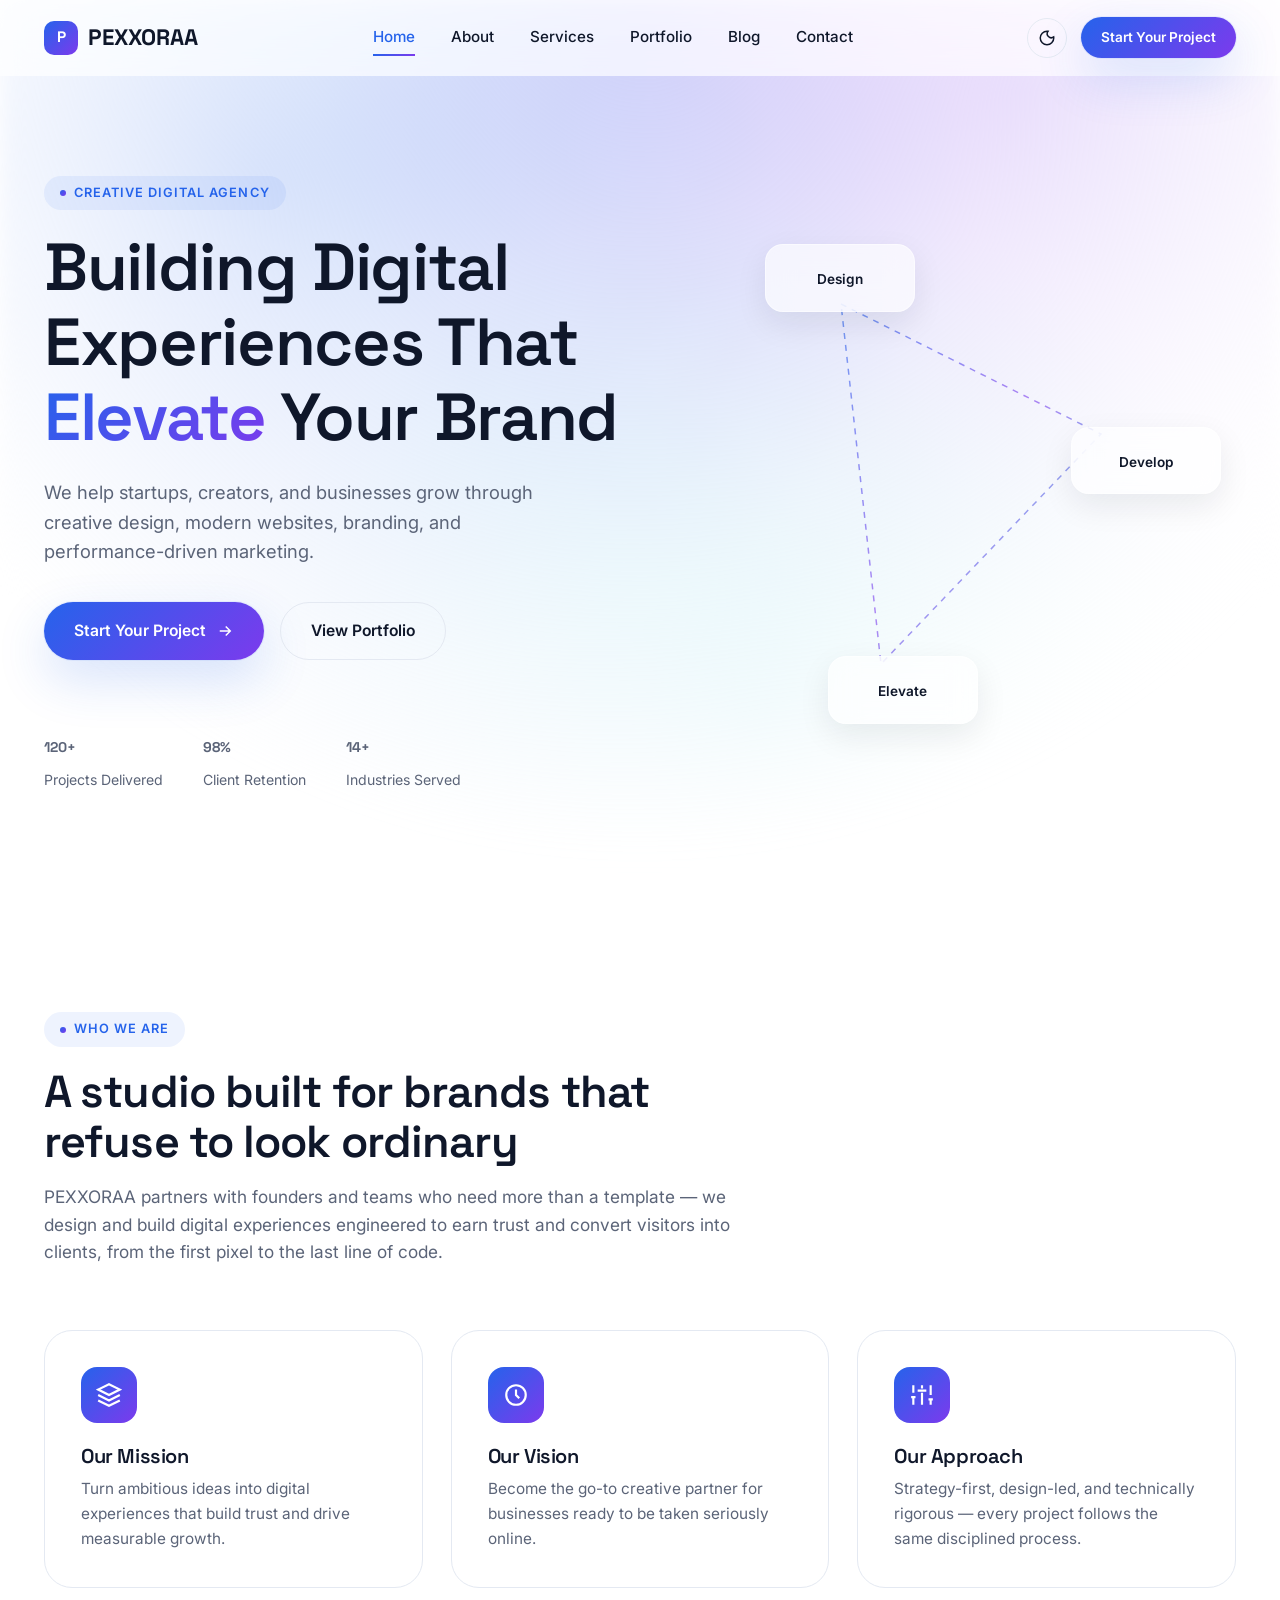
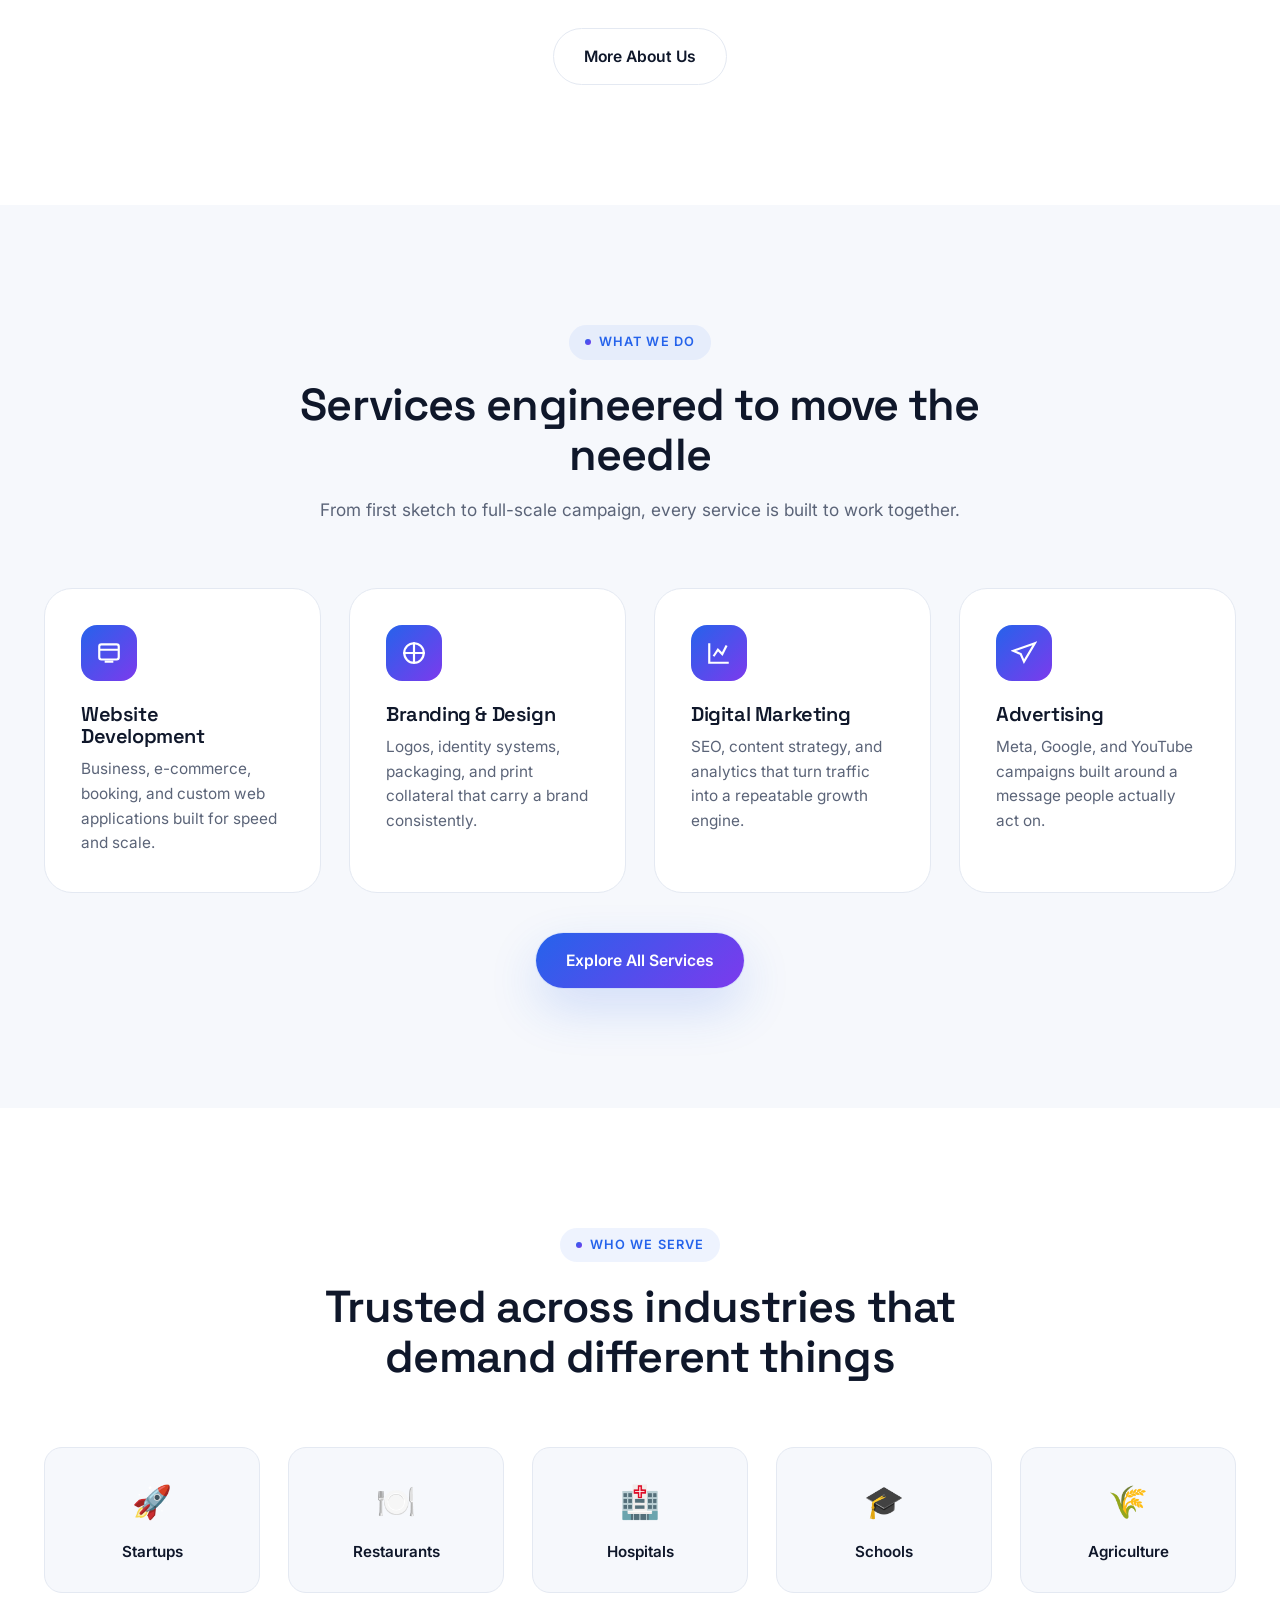
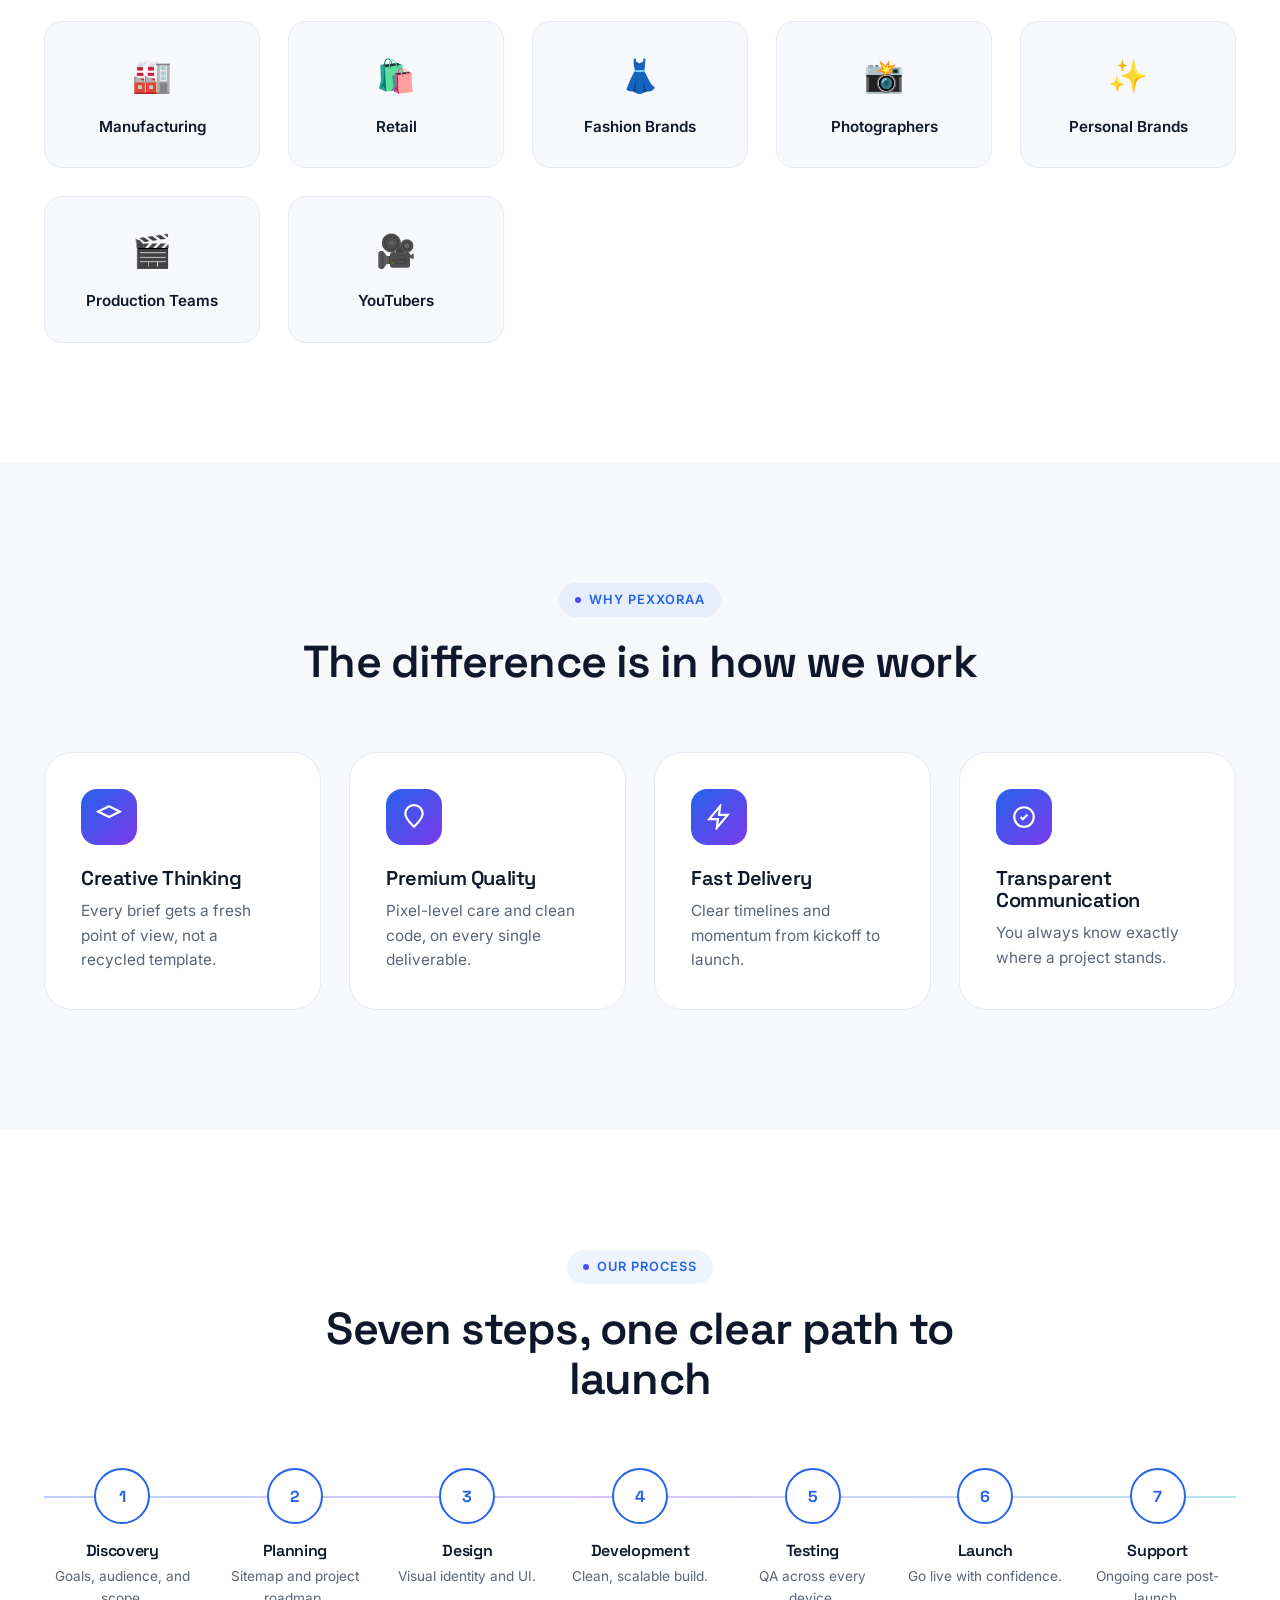
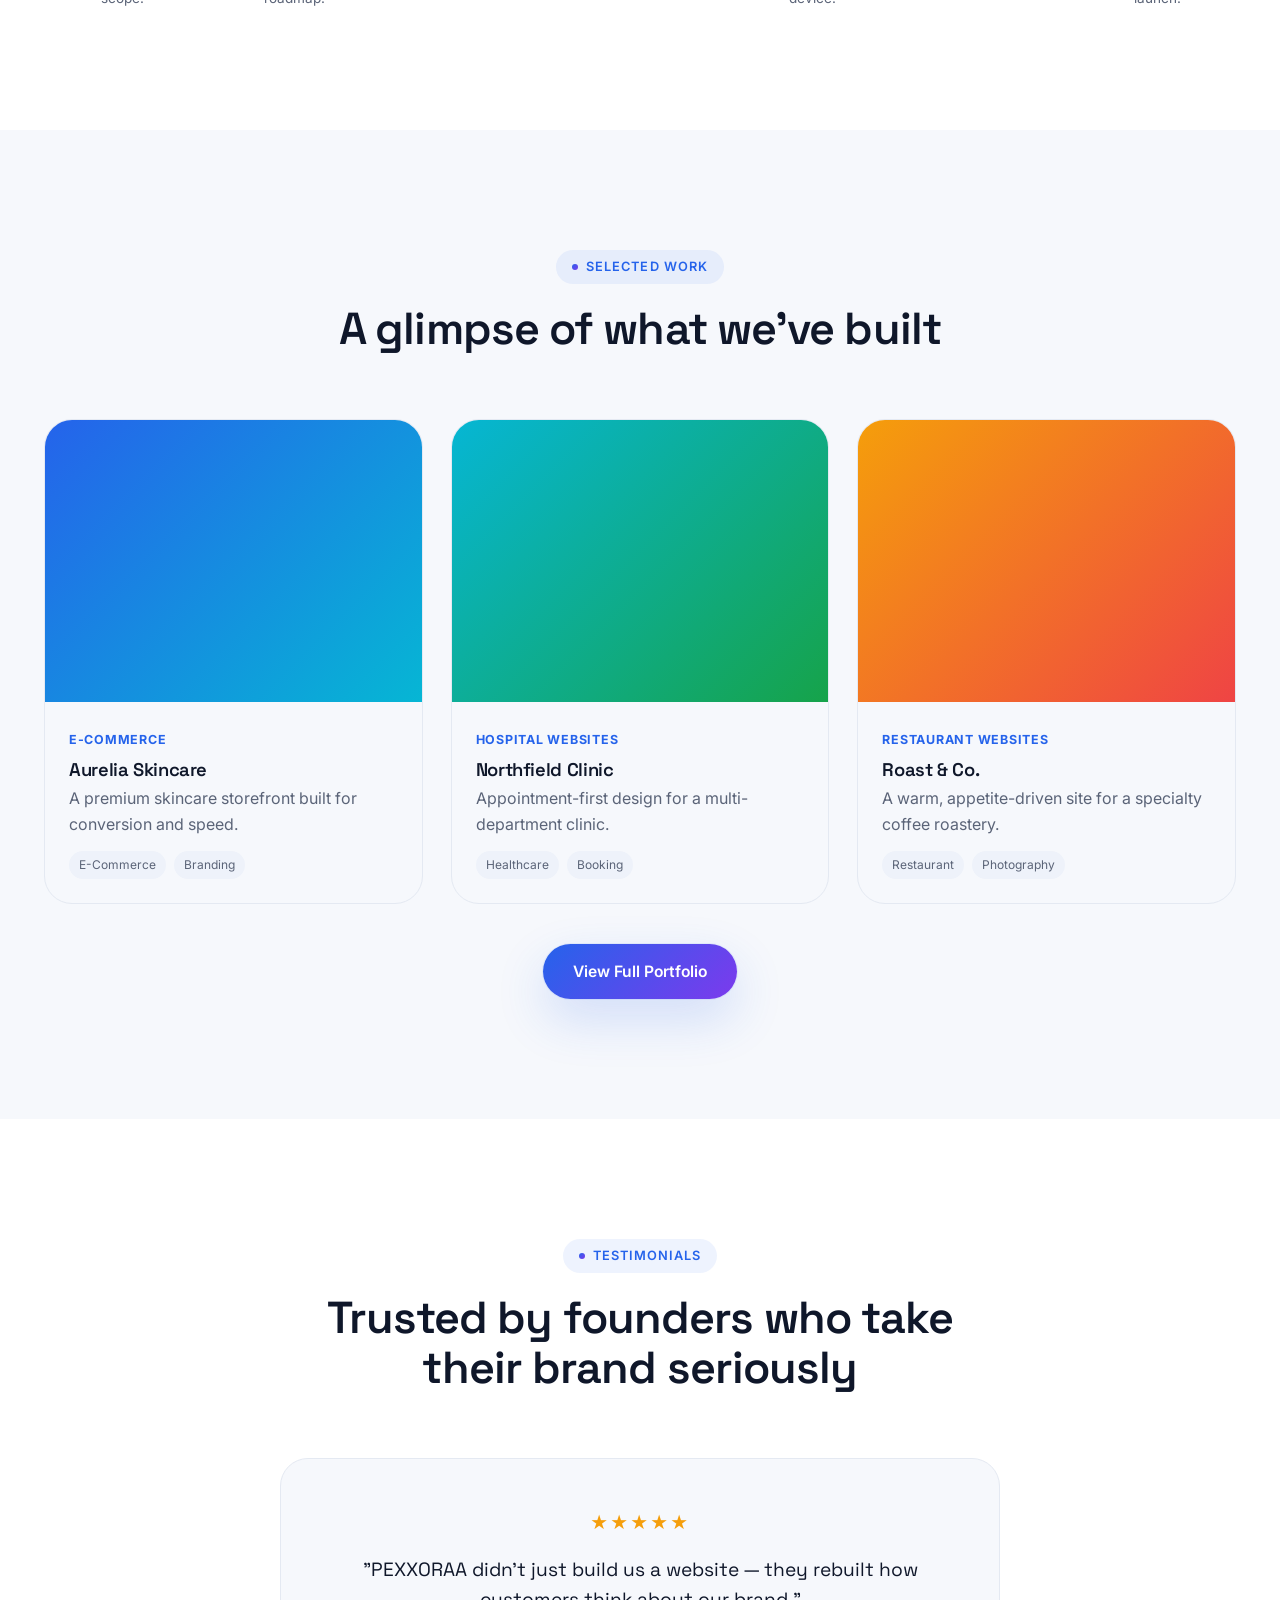
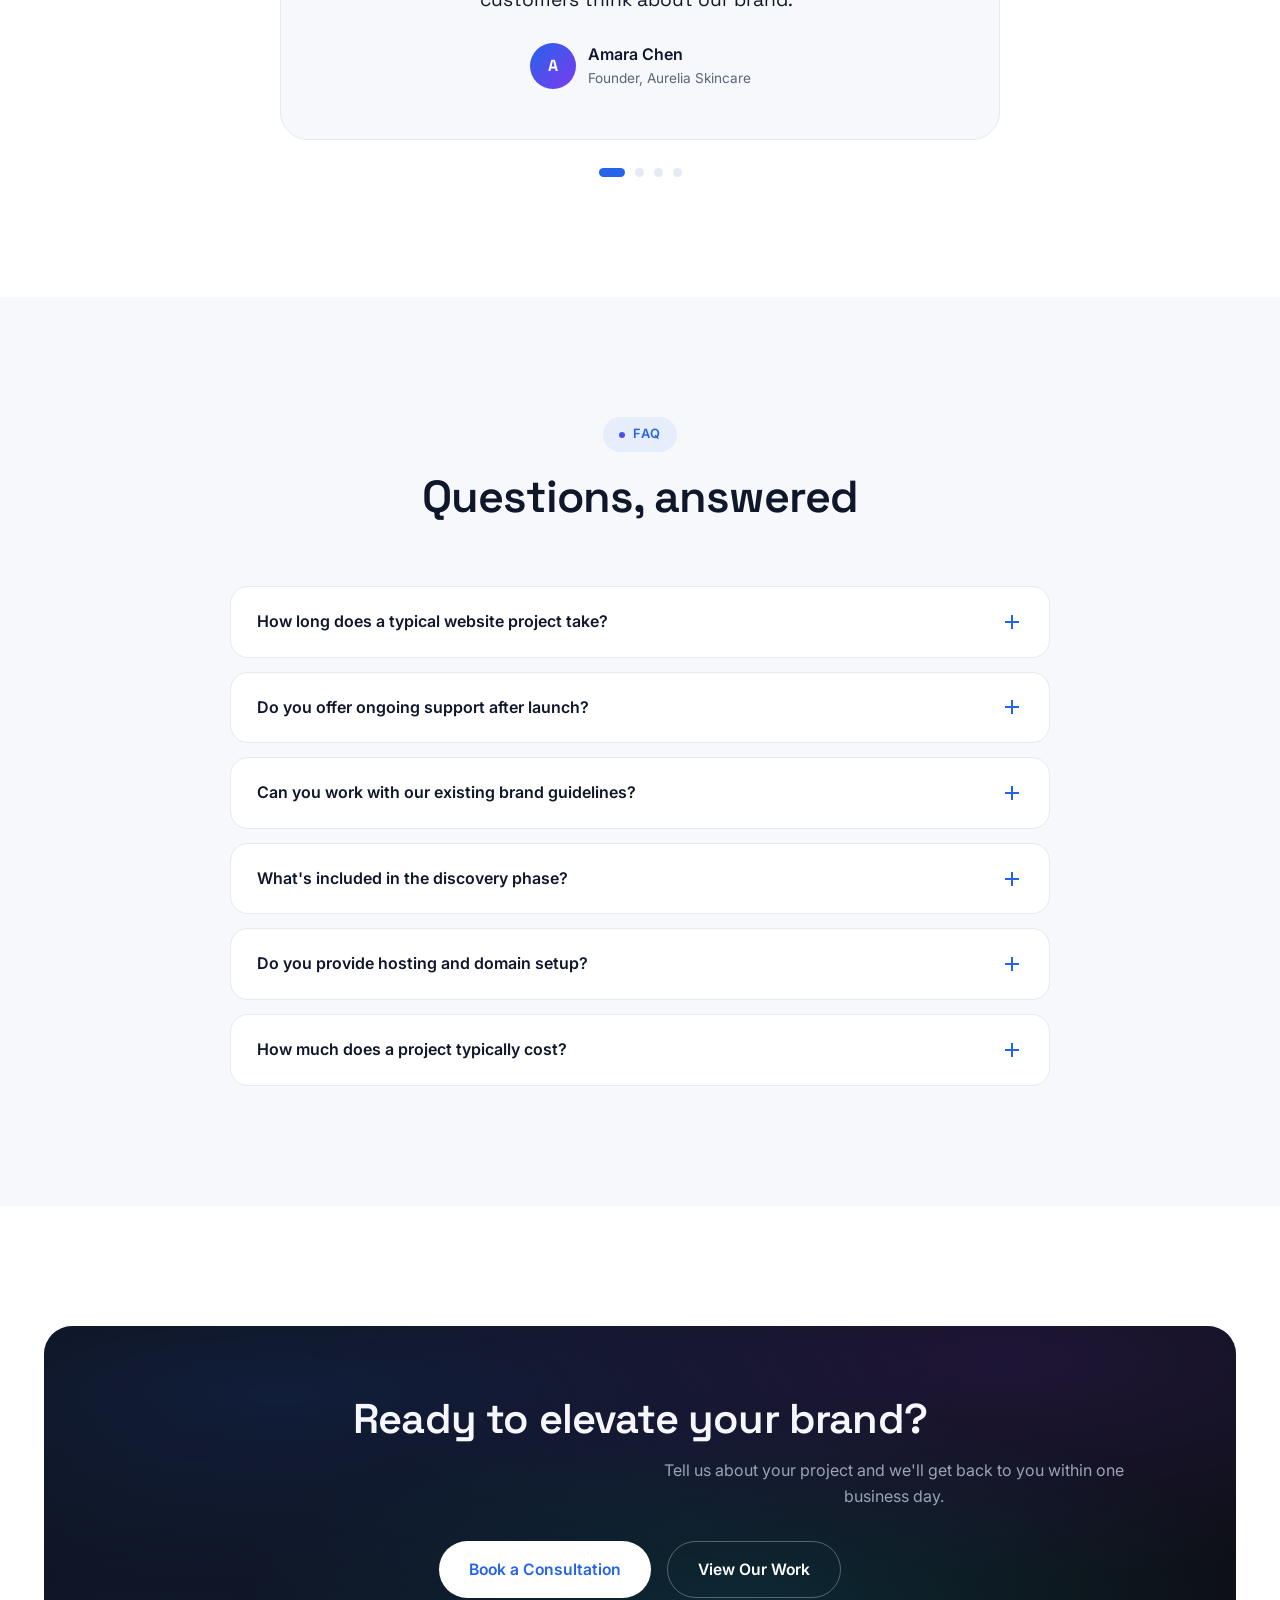
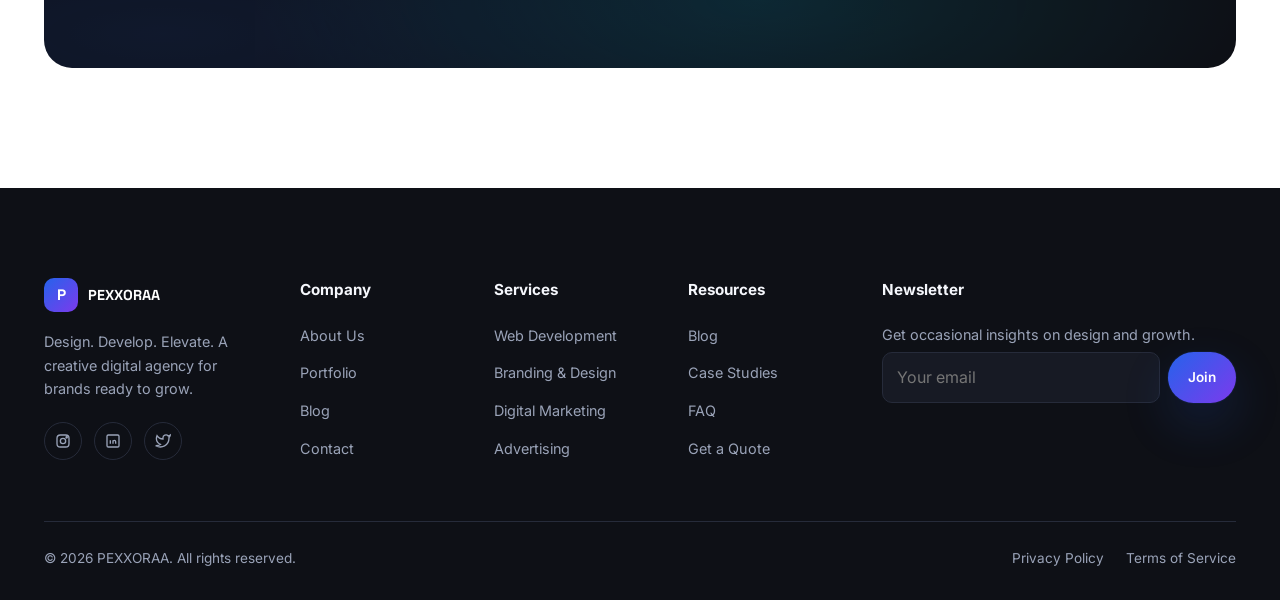
<file: index.html>
<!DOCTYPE html>
<html lang="en">
<head>
<meta charset="UTF-8">
<meta name="viewport" content="width=device-width, initial-scale=1.0">
<title>PEXXORAA — Design. Develop. Elevate.</title>
<meta name="description" content="PEXXORAA is a creative digital agency helping startups, brands, and businesses grow through premium web design, branding, and digital marketing.">

<!-- Open Graph -->
<meta property="og:title" content="PEXXORAA — Design. Develop. Elevate.">
<meta property="og:description" content="Creative digital agency for websites, branding, and digital marketing.">
<meta property="og:type" content="website">
<meta property="og:url" content="https://www.pexxoraa.com/">
<meta property="og:image" content="/assets/images/og-cover.jpg">
<meta name="twitter:card" content="summary_large_image">
<link rel="canonical" href="https://www.pexxoraa.com/">

<link rel="preconnect" href="https://fonts.googleapis.com">
<link rel="preconnect" href="https://fonts.gstatic.com" crossorigin>
<link href="https://fonts.googleapis.com/css2?family=Space+Grotesk:wght@500;600;700&family=Inter:wght@400;500;600;700&display=swap" rel="stylesheet">
<link rel="stylesheet" href="css/style.css">

<script type="application/ld+json">
{
  "@context": "https://schema.org",
  "@type": "ProfessionalService",
  "name": "PEXXORAA",
  "description": "Creative digital agency offering website development, branding, and digital marketing.",
  "url": "https://www.pexxoraa.com",
  "sameAs": ["https://www.instagram.com/pexxoraa","https://www.linkedin.com/company/pexxoraa"]
}
</script>
</head>
<body>

<div class="loader"><div class="loader-mark"></div></div>

<!-- ================= NAVBAR ================= -->
<header class="navbar">
  <div class="container">
    <a href="index.html" class="logo"><span class="mark">P</span>PEXXORAA</a>
    <nav class="nav-links">
      <a href="index.html" class="active">Home</a>
      <a href="about.html">About</a>
      <a href="services.html">Services</a>
      <a href="portfolio.html">Portfolio</a>
      <a href="blog.html">Blog</a>
      <a href="contact.html">Contact</a>
    </nav>
    <div class="nav-actions">
      <button class="icon-btn" data-theme-toggle aria-label="Toggle dark mode">
        <svg viewBox="0 0 24 24" fill="none" stroke="currentColor" stroke-width="2"><path d="M12 3a9 9 0 1 0 9 9c0-.46-.04-.92-.1-1.36a5.4 5.4 0 0 1-7.54-7.54c-.44-.06-.9-.1-1.36-.1Z"/></svg>
      </button>
      <a href="contact.html" class="btn btn-primary btn-sm">Start Your Project</a>
      <button class="nav-toggle" aria-label="Menu"><span></span><span></span><span></span></button>
    </div>
  </div>
</header>

<!-- ================= HERO ================= -->
<section class="hero">
  <div class="hero-bg"></div>
  <div class="container hero-grid">
    <div>
      <span class="eyebrow">Creative Digital Agency</span>
      <h1>Building Digital Experiences That <span class="gradient-text">Elevate</span> Your Brand</h1>
      <p class="lead">We help startups, creators, and businesses grow through creative design, modern websites, branding, and performance-driven marketing.</p>
      <div class="hero-actions">
        <a href="contact.html" class="btn btn-primary">Start Your Project
          <svg class="arrow" viewBox="0 0 24 24" fill="none" stroke="currentColor" stroke-width="2"><path d="M5 12h14M13 6l6 6-6 6"/></svg>
        </a>
        <a href="portfolio.html" class="btn btn-ghost">View Portfolio</a>
      </div>
      <div class="hero-stats">
        <div class="hero-stat"><b><span data-count="120" data-suffix="+">0</span></b><span>Projects Delivered</span></div>
        <div class="hero-stat"><b><span data-count="98" data-suffix="%">0</span></b><span>Client Retention</span></div>
        <div class="hero-stat"><b><span data-count="14" data-suffix="+">0</span></b><span>Industries Served</span></div>
      </div>
    </div>

    <!-- Signature visual: Design / Develop / Elevate constellation -->
    <div class="constellation" aria-hidden="true">
      <svg viewBox="0 0 480 480">
        <defs>
          <linearGradient id="lineGrad" x1="0" y1="0" x2="1" y2="1">
            <stop offset="0%" stop-color="#2563EB"/>
            <stop offset="50%" stop-color="#7C3AED"/>
            <stop offset="100%" stop-color="#06B6D4"/>
          </linearGradient>
        </defs>
        <path class="const-line" d="M100,60 L360,190 L140,420 Z"/>
      </svg>
      <div class="const-node const-node--design">
        <div class="num"><!--01--></div><div class="label">Design</div>
      </div>
      <div class="const-node const-node--develop">
        <div class="num"><!--02--></div><div class="label">Develop</div>
      </div>
      <div class="const-node const-node--elevate">
        <div class="num"><!--03--></div><div class="label">Elevate</div>
      </div>
    </div>
  </div>
</section>

<!-- ================= ABOUT SUMMARY ================= -->
<section class="section">
  <div class="container">
    <div class="section-head reveal">
      <span class="eyebrow">Who We Are</span>
      <h2>A studio built for brands that refuse to look ordinary</h2>
      <p>PEXXORAA partners with founders and teams who need more than a template — we design and build digital experiences engineered to earn trust and convert visitors into clients, from the first pixel to the last line of code.</p>
    </div>
    <div class="grid why-grid">
      <div class="card reveal">
        <div class="card-icon"><svg viewBox="0 0 24 24" fill="none" stroke="currentColor" stroke-width="2"><path d="M12 2 2 7l10 5 10-5-10-5ZM2 17l10 5 10-5M2 12l10 5 10-5"/></svg></div>
        <h3>Our Mission</h3>
        <p>Turn ambitious ideas into digital experiences that build trust and drive measurable growth.</p>
      </div>
      <div class="card reveal">
        <div class="card-icon"><svg viewBox="0 0 24 24" fill="none" stroke="currentColor" stroke-width="2"><circle cx="12" cy="12" r="9"/><path d="M12 7v5l3 3"/></svg></div>
        <h3>Our Vision</h3>
        <p>Become the go-to creative partner for businesses ready to be taken seriously online.</p>
      </div>
      <div class="card reveal">
        <div class="card-icon"><svg viewBox="0 0 24 24" fill="none" stroke="currentColor" stroke-width="2"><path d="M4 21v-7M4 10V3M12 21v-11M12 6V3M20 21v-5M20 12V3"/><path d="M2 14h4M8 8h8M18 16h4"/></svg></div>
        <h3>Our Approach</h3>
        <p>Strategy-first, design-led, and technically rigorous — every project follows the same disciplined process.</p>
      </div>
    </div>
    <div class="text-center reveal" style="margin-top:40px;">
      <a href="about.html" class="btn btn-ghost">More About Us</a>
    </div>
  </div>
</section>

<!-- ================= SERVICES ================= -->
<section class="section section-alt">
  <div class="container">
    <div class="section-head center reveal" style="margin-inline:auto;">
      <span class="eyebrow">What We Do</span>
      <h2>Services engineered to move the needle</h2>
      <p>From first sketch to full-scale campaign, every service is built to work together.</p>
    </div>
    <div class="grid services-grid">
      <div class="card reveal">
        <div class="card-icon"><svg viewBox="0 0 24 24" fill="none" stroke="currentColor" stroke-width="2"><rect x="3" y="4" width="18" height="14" rx="2"/><path d="M3 9h18M8 20h8"/></svg></div>
        <h3>Website Development</h3>
        <p>Business, e-commerce, booking, and custom web applications built for speed and scale.</p>
      </div>
      <div class="card reveal">
        <div class="card-icon"><svg viewBox="0 0 24 24" fill="none" stroke="currentColor" stroke-width="2"><path d="M12 2v20M2 12h20"/><circle cx="12" cy="12" r="9"/></svg></div>
        <h3>Branding & Design</h3>
        <p>Logos, identity systems, packaging, and print collateral that carry a brand consistently.</p>
      </div>
      <div class="card reveal">
        <div class="card-icon"><svg viewBox="0 0 24 24" fill="none" stroke="currentColor" stroke-width="2"><path d="M3 3v18h18"/><path d="M7 15l4-6 4 4 4-8"/></svg></div>
        <h3>Digital Marketing</h3>
        <p>SEO, content strategy, and analytics that turn traffic into a repeatable growth engine.</p>
      </div>
      <div class="card reveal">
        <div class="card-icon"><svg viewBox="0 0 24 24" fill="none" stroke="currentColor" stroke-width="2"><path d="M22 3 2 10l7 3 3 7 10-17Z"/></svg></div>
        <h3>Advertising</h3>
        <p>Meta, Google, and YouTube campaigns built around a message people actually act on.</p>
      </div>
    </div>
    <div class="text-center reveal" style="margin-top:40px;">
      <a href="services.html" class="btn btn-primary">Explore All Services</a>
    </div>
  </div>
</section>

<!-- ================= INDUSTRIES ================= -->
<section class="section">
  <div class="container">
    <div class="section-head center reveal" style="margin-inline:auto;">
      <span class="eyebrow">Who We Serve</span>
      <h2>Trusted across industries that demand different things</h2>
    </div>
    <div class="grid industries-grid">
      <div class="industry-card reveal"><span class="emoji">🚀</span><span>Startups</span></div>
      <div class="industry-card reveal"><span class="emoji">🍽️</span><span>Restaurants</span></div>
      <div class="industry-card reveal"><span class="emoji">🏥</span><span>Hospitals</span></div>
      <div class="industry-card reveal"><span class="emoji">🎓</span><span>Schools</span></div>
      <div class="industry-card reveal"><span class="emoji">🌾</span><span>Agriculture</span></div>
      <div class="industry-card reveal"><span class="emoji">🏭</span><span>Manufacturing</span></div>
      <div class="industry-card reveal"><span class="emoji">🛍️</span><span>Retail</span></div>
      <div class="industry-card reveal"><span class="emoji">👗</span><span>Fashion Brands</span></div>
      <div class="industry-card reveal"><span class="emoji">📸</span><span>Photographers</span></div>
      <div class="industry-card reveal"><span class="emoji">✨</span><span>Personal Brands</span></div>
      <div class="industry-card reveal"><span class="emoji">🎬</span><span>Production Teams</span></div>
      <div class="industry-card reveal"><span class="emoji">🎥</span><span>YouTubers</span></div>
    </div>
  </div>
</section>

<!-- ================= WHY CHOOSE US ================= -->
<section class="section section-alt">
  <div class="container">
    <div class="section-head center reveal" style="margin-inline:auto;">
      <span class="eyebrow">Why PEXXORAA</span>
      <h2>The difference is in how we work</h2>
    </div>
    <div class="grid why-grid">
      <div class="card reveal"><div class="card-icon"><svg viewBox="0 0 24 24" fill="none" stroke="currentColor" stroke-width="2"><path d="M12 2 2 7l10 5 10-5-10-5Z"/></svg></div><h3>Creative Thinking</h3><p>Every brief gets a fresh point of view, not a recycled template.</p></div>
      <div class="card reveal"><div class="card-icon"><svg viewBox="0 0 24 24" fill="none" stroke="currentColor" stroke-width="2"><path d="M12 21c4-4 8-7.58 8-12A8 8 0 0 0 4 9c0 4.42 4 8 8 12Z"/></svg></div><h3>Premium Quality</h3><p>Pixel-level care and clean code, on every single deliverable.</p></div>
      <div class="card reveal"><div class="card-icon"><svg viewBox="0 0 24 24" fill="none" stroke="currentColor" stroke-width="2"><path d="M13 2 3 14h8l-1 8 10-12h-8l1-8Z"/></svg></div><h3>Fast Delivery</h3><p>Clear timelines and momentum from kickoff to launch.</p></div>
      <div class="card reveal"><div class="card-icon"><svg viewBox="0 0 24 24" fill="none" stroke="currentColor" stroke-width="2"><circle cx="12" cy="12" r="9"/><path d="M9 12l2 2 4-4"/></svg></div><h3>Transparent Communication</h3><p>You always know exactly where a project stands.</p></div>
    </div>
  </div>
</section>

<!-- ================= PROCESS ================= -->
<section class="section">
  <div class="container">
    <div class="section-head center reveal" style="margin-inline:auto;">
      <span class="eyebrow">Our Process</span>
      <h2>Seven steps, one clear path to launch</h2>
    </div>
    <div class="process-track">
      <div class="process-step reveal"><div class="dot">1</div><h4>Discovery</h4><p>Goals, audience, and scope.</p></div>
      <div class="process-step reveal"><div class="dot">2</div><h4>Planning</h4><p>Sitemap and project roadmap.</p></div>
      <div class="process-step reveal"><div class="dot">3</div><h4>Design</h4><p>Visual identity and UI.</p></div>
      <div class="process-step reveal"><div class="dot">4</div><h4>Development</h4><p>Clean, scalable build.</p></div>
      <div class="process-step reveal"><div class="dot">5</div><h4>Testing</h4><p>QA across every device.</p></div>
      <div class="process-step reveal"><div class="dot">6</div><h4>Launch</h4><p>Go live with confidence.</p></div>
      <div class="process-step reveal"><div class="dot">7</div><h4>Support</h4><p>Ongoing care post-launch.</p></div>
    </div>
  </div>
</section>

<!-- ================= PORTFOLIO PREVIEW ================= -->
<section class="section section-alt">
  <div class="container">
    <div class="section-head center reveal" style="margin-inline:auto;">
      <span class="eyebrow">Selected Work</span>
      <h2>A glimpse of what we've built</h2>
    </div>
    <div class="grid portfolio-grid" data-render="portfolio" data-limit="3"></div>
    <div class="text-center reveal" style="margin-top:40px;">
      <a href="portfolio.html" class="btn btn-primary">View Full Portfolio</a>
    </div>
  </div>
</section>

<!-- ================= TESTIMONIALS ================= -->
<section class="section">
  <div class="container">
    <div class="section-head center reveal" style="margin-inline:auto;">
      <span class="eyebrow">Testimonials</span>
      <h2>Trusted by founders who take their brand seriously</h2>
    </div>
    <div class="testimonial-track"></div>
    <div class="testimonial-dots"></div>
  </div>
</section>

<!-- ================= FAQ ================= -->
<section class="section section-alt">
  <div class="container">
    <div class="section-head center reveal" style="margin-inline:auto;">
      <span class="eyebrow">FAQ</span>
      <h2>Questions, answered</h2>
    </div>
    <div class="faq-list" data-render="faq"></div>
  </div>
</section>

<!-- ================= CTA ================= -->
<section class="section">
  <div class="container">
    <div class="cta-band reveal">
      <h2>Ready to elevate your brand?</h2>
      <p>Tell us about your project and we'll get back to you within one business day.</p>
      <div class="cta-actions">
        <a href="contact.html" class="btn btn-light">Book a Consultation</a>
        <a href="portfolio.html" class="btn btn-ghost" style="border-color:rgba(255,255,255,0.3);color:#fff;">View Our Work</a>
      </div>
    </div>
  </div>
</section>

<!-- ================= FOOTER ================= -->
<footer class="site-footer">
  <div class="container">
    <div class="footer-grid">
      <div class="footer-brand">
        <a href="index.html" class="logo" style="color:#fff;"><span class="mark">P</span>PEXXORAA</a>
        <p>Design. Develop. Elevate. A creative digital agency for brands ready to grow.</p>
        <div class="social-row">
          <a href="#" aria-label="Instagram"><svg viewBox="0 0 24 24" fill="none" stroke="currentColor" stroke-width="2"><rect x="3" y="3" width="18" height="18" rx="5"/><circle cx="12" cy="12" r="4"/><circle cx="17.5" cy="6.5" r="1"/></svg></a>
          <a href="#" aria-label="LinkedIn"><svg viewBox="0 0 24 24" fill="none" stroke="currentColor" stroke-width="2"><rect x="3" y="3" width="18" height="18" rx="2"/><path d="M8 11v5M8 8v.01M12 16v-5M16 16v-3a2 2 0 0 0-4 0"/></svg></a>
          <a href="#" aria-label="Twitter"><svg viewBox="0 0 24 24" fill="none" stroke="currentColor" stroke-width="2"><path d="M23 3a10.9 10.9 0 0 1-3.14 1.53A4.48 4.48 0 0 0 12 8v1A10.66 10.66 0 0 1 3 4s-4 9 5 13a11.64 11.64 0 0 1-7 2c9 5 20 0 20-11.5 0-.28 0-.56-.05-.83A7.72 7.72 0 0 0 23 3Z"/></svg></a>
        </div>
      </div>
      <div>
        <h5>Company</h5>
        <ul><li><a href="about.html">About Us</a></li><li><a href="portfolio.html">Portfolio</a></li><li><a href="blog.html">Blog</a></li><li><a href="contact.html">Contact</a></li></ul>
      </div>
      <div>
        <h5>Services</h5>
        <ul><li><a href="services.html">Web Development</a></li><li><a href="services.html">Branding & Design</a></li><li><a href="services.html">Digital Marketing</a></li><li><a href="services.html">Advertising</a></li></ul>
      </div>
      <div>
        <h5>Resources</h5>
        <ul><li><a href="blog.html">Blog</a></li><li><a href="#">Case Studies</a></li><li><a href="#">FAQ</a></li><li><a href="contact.html">Get a Quote</a></li></ul>
      </div>
      <div>
        <h5>Newsletter</h5>
        <p style="font-size:0.9rem;margin-bottom:6px;">Get occasional insights on design and growth.</p>
        <form class="newsletter-form" onsubmit="event.preventDefault(); showToast('Subscribed — welcome aboard.');">
          <input type="email" placeholder="Your email" required aria-label="Email for newsletter">
          <button type="submit" class="btn btn-primary btn-sm">Join</button>
        </form>
      </div>
    </div>
    <div class="footer-bottom">
      <span>© 2026 PEXXORAA. All rights reserved.</span>
      <div class="legal-links">
        <a href="#">Privacy Policy</a>
        <a href="#">Terms of Service</a>
      </div>
    </div>
  </div>
</footer>

<button class="back-to-top" aria-label="Back to top"><svg viewBox="0 0 24 24" fill="none" stroke="currentColor" stroke-width="2"><path d="M12 19V5M5 12l7-7 7 7"/></svg></button>
<!--
<div class="cookie-banner">
  <p>We use cookies to improve your experience and analyze site traffic. By continuing, you agree to our use of cookies.</p>
  <div class="cookie-actions">
    <button class="btn btn-primary btn-sm">Accept</button>
    <button class="btn btn-ghost btn-sm">Decline</button>
  </div>
</div>
-->
<script src="js/data.js"></script>
<script src="js/main.js"></script>
</body>
</html>
</file>
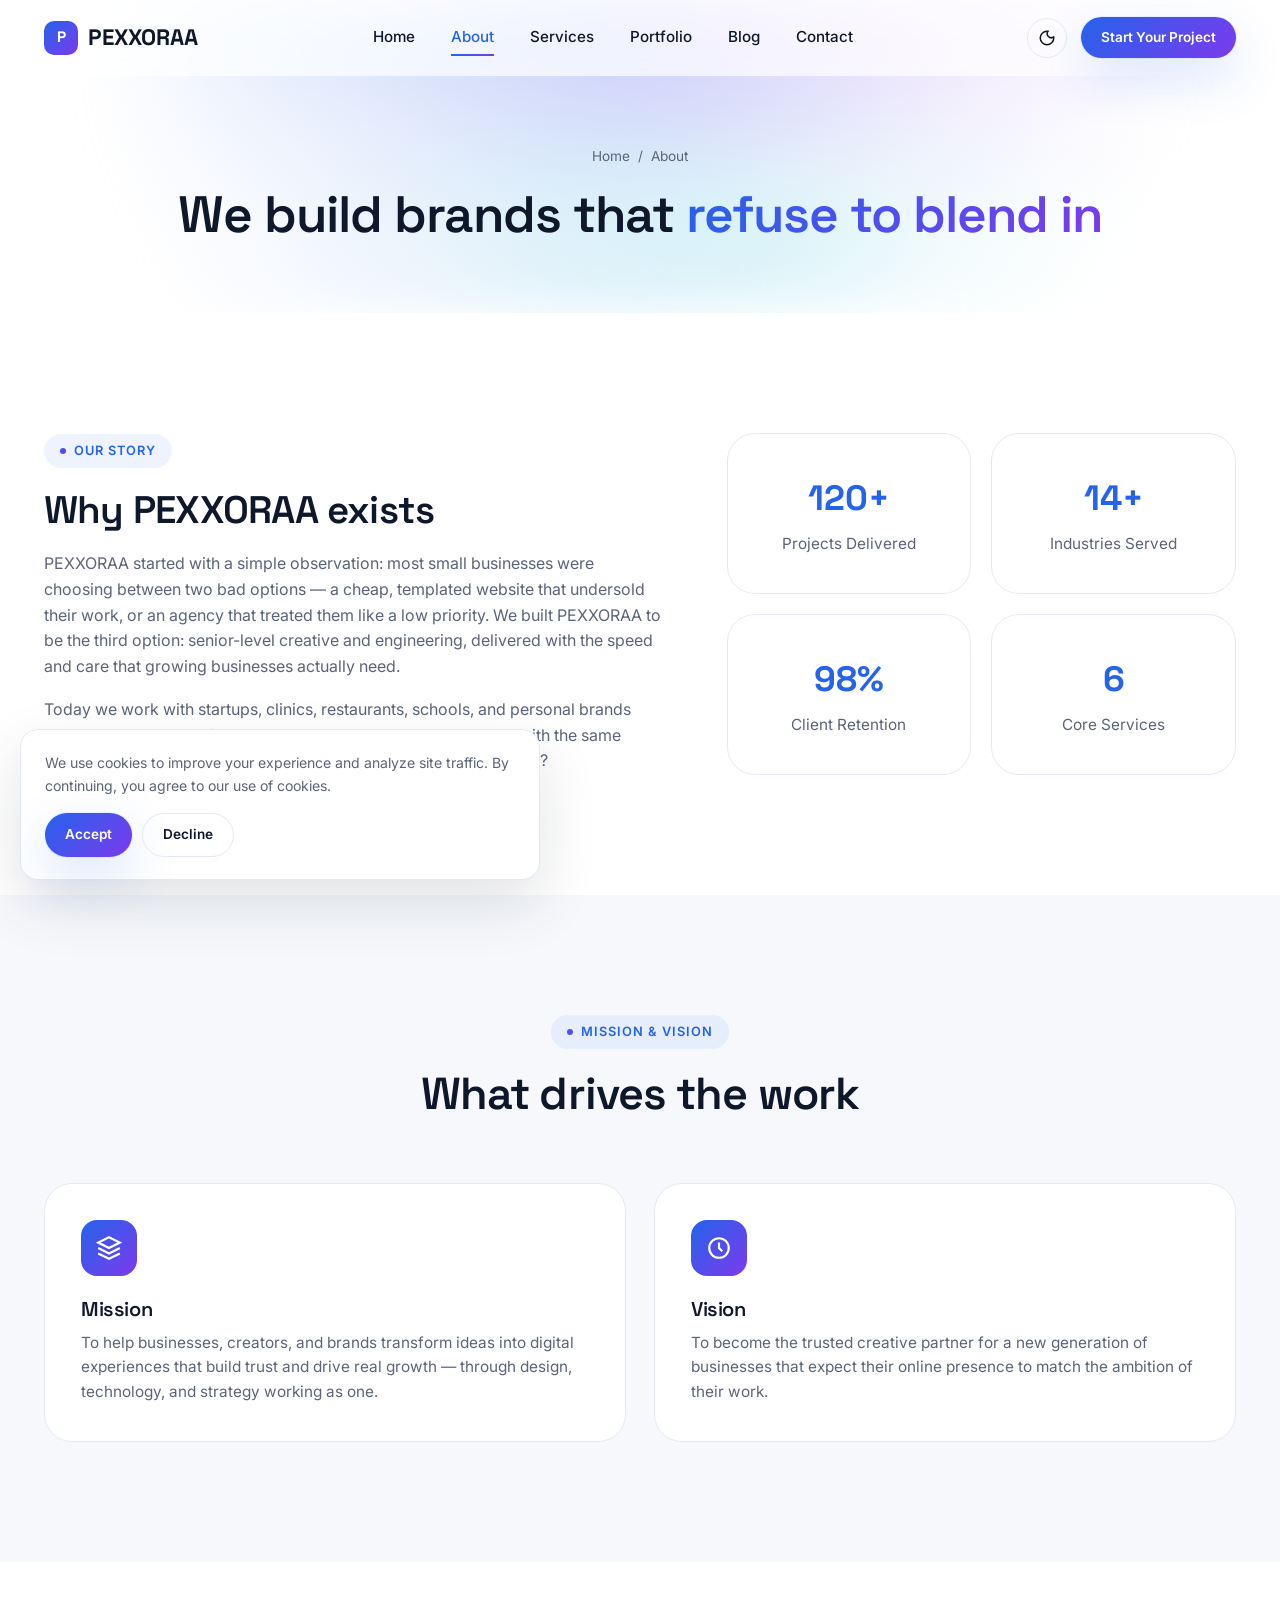
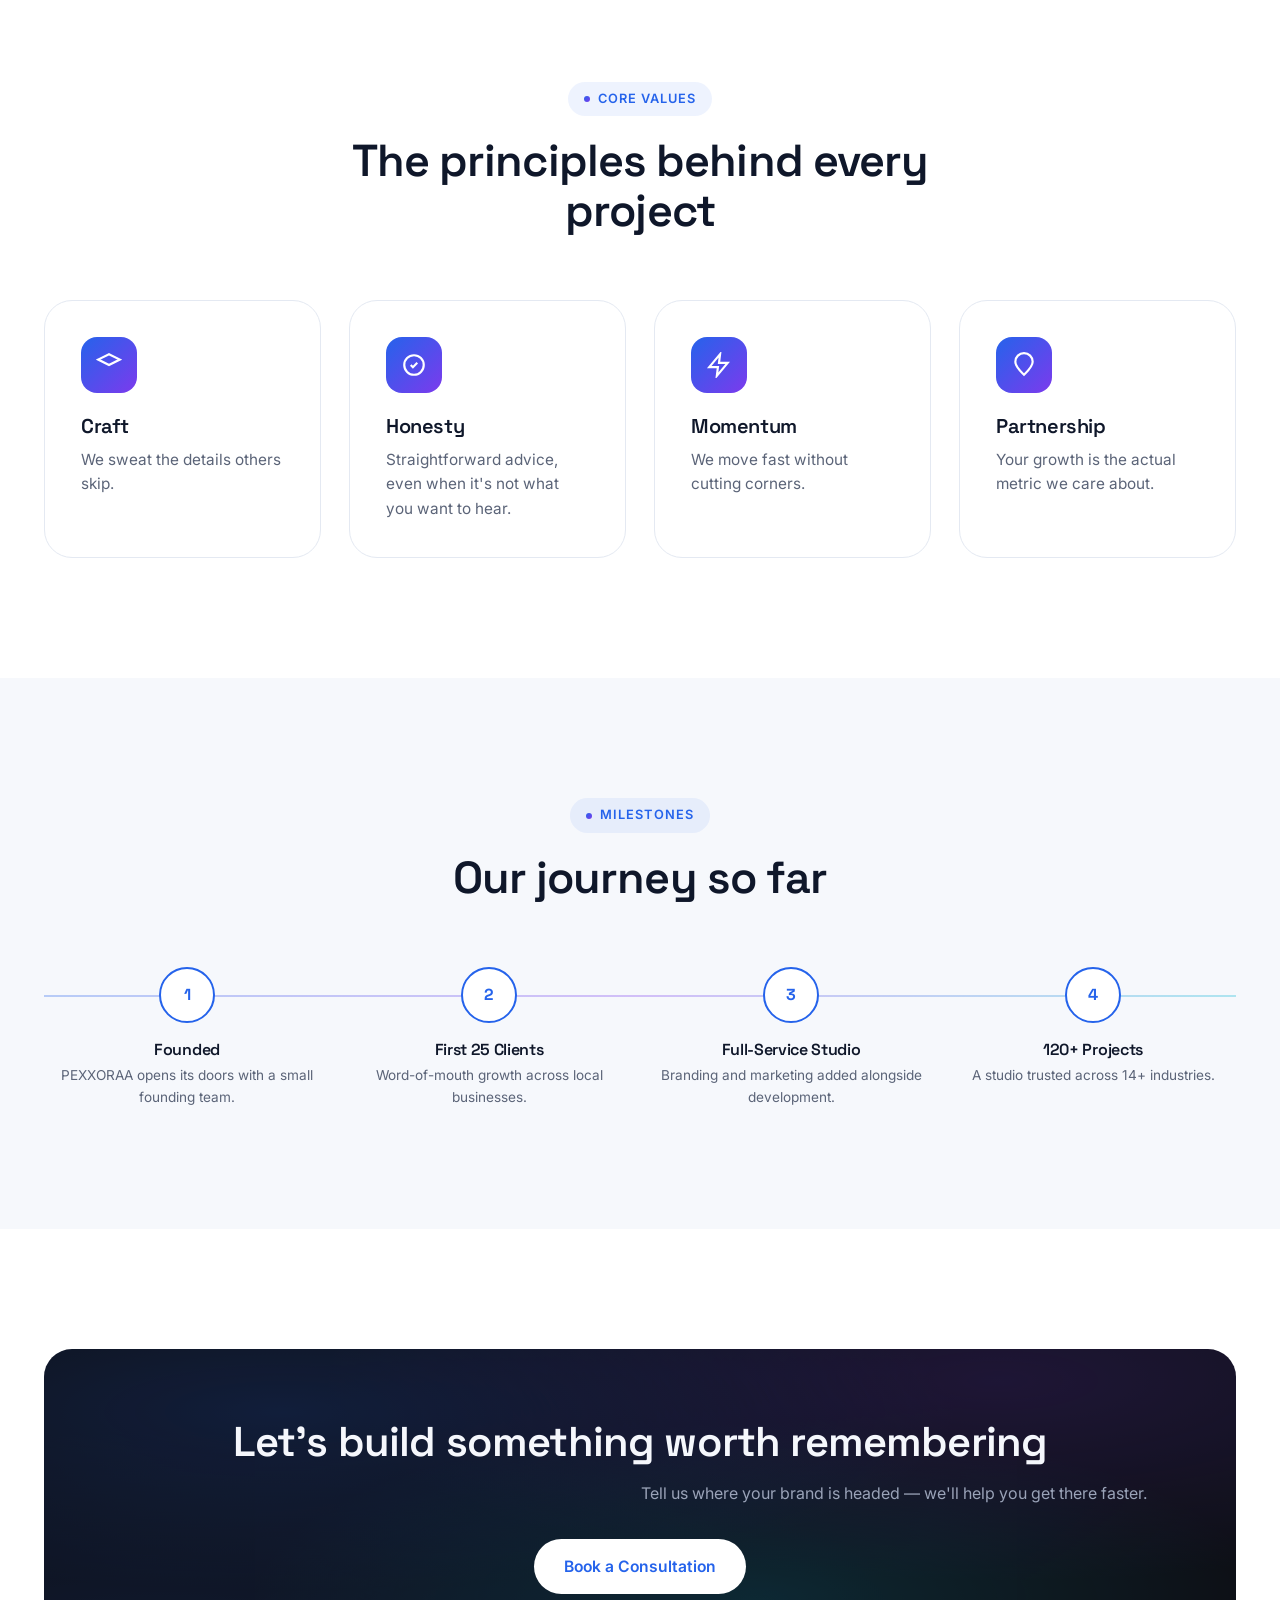
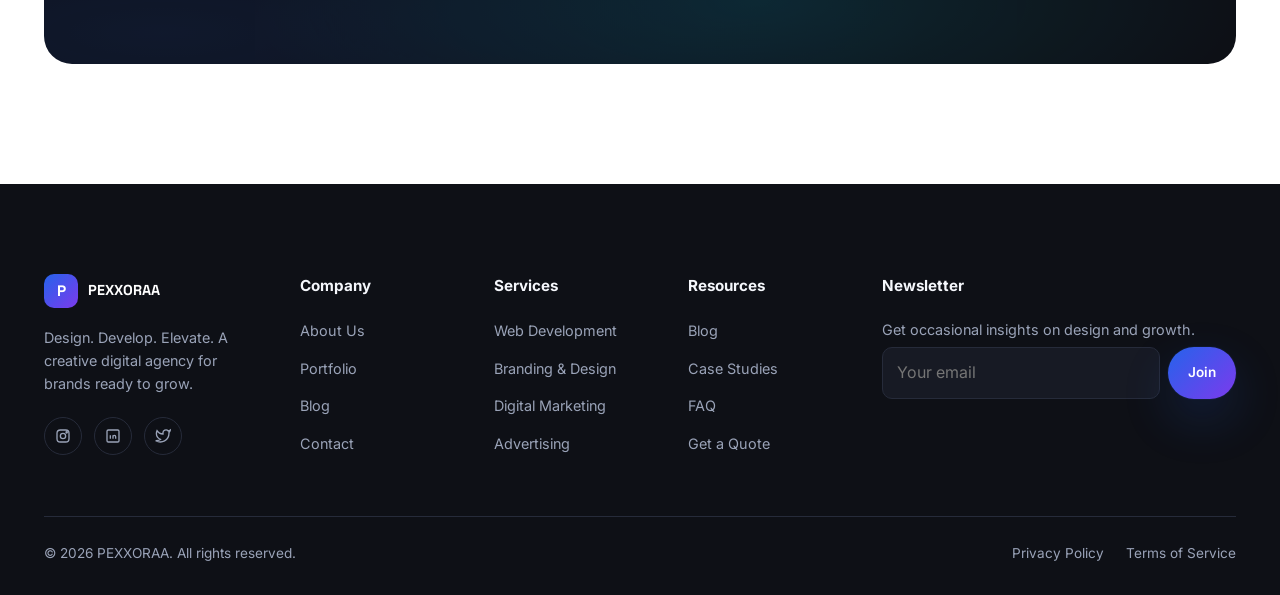
<file: about.html>
<!DOCTYPE html>
<html lang="en">
<head>
<meta charset="UTF-8">
<meta name="viewport" content="width=device-width, initial-scale=1.0">
<title>About Us — PEXXORAA</title>
<meta name="description" content="Learn about PEXXORAA's story, mission, vision, and the values behind our creative digital agency.">
<link rel="canonical" href="https://www.pexxoraa.com/about.html">
<link rel="preconnect" href="https://fonts.googleapis.com">
<link rel="preconnect" href="https://fonts.gstatic.com" crossorigin>
<link href="https://fonts.googleapis.com/css2?family=Space+Grotesk:wght@500;600;700&family=Inter:wght@400;500;600;700&display=swap" rel="stylesheet">
<link rel="stylesheet" href="css/style.css">
</head>
<body>

<div class="loader"><div class="loader-mark"></div></div>

<header class="navbar">
  <div class="container">
    <a href="index.html" class="logo"><span class="mark">P</span>PEXXORAA</a>
    <nav class="nav-links">
      <a href="index.html">Home</a>
      <a href="about.html" class="active">About</a>
      <a href="services.html">Services</a>
      <a href="portfolio.html">Portfolio</a>
      <a href="blog.html">Blog</a>
      <a href="contact.html">Contact</a>
    </nav>
    <div class="nav-actions">
      <button class="icon-btn" data-theme-toggle aria-label="Toggle dark mode">
        <svg viewBox="0 0 24 24" fill="none" stroke="currentColor" stroke-width="2"><path d="M12 3a9 9 0 1 0 9 9c0-.46-.04-.92-.1-1.36a5.4 5.4 0 0 1-7.54-7.54c-.44-.06-.9-.1-1.36-.1Z"/></svg>
      </button>
      <a href="contact.html" class="btn btn-primary btn-sm">Start Your Project</a>
      <button class="nav-toggle" aria-label="Menu"><span></span><span></span><span></span></button>
    </div>
  </div>
</header>

<section class="page-header">
  <div class="hero-bg"></div>
  <div class="container">
    <div class="breadcrumb"><a href="index.html">Home</a><span>/</span><span>About</span></div>
    <h1>We build brands that <span class="gradient-text">refuse to blend in</span></h1>
  </div>
</section>

<section class="section">
  <div class="container">
    <div class="hero-grid" style="align-items:center;">
      <div class="reveal">
        <span class="eyebrow">Our Story</span>
        <h2 style="font-size:clamp(1.8rem,3vw,2.4rem);margin-bottom:20px;">Why PEXXORAA exists</h2>
        <p class="text-muted" style="margin-bottom:18px;">PEXXORAA started with a simple observation: most small businesses were choosing between two bad options — a cheap, templated website that undersold their work, or an agency that treated them like a low priority. We built PEXXORAA to be the third option: senior-level creative and engineering, delivered with the speed and care that growing businesses actually need.</p>
        <p class="text-muted">Today we work with startups, clinics, restaurants, schools, and personal brands across a wide range of industries — but every project still starts with the same question: what does this business need to be taken seriously online?</p>
      </div>
      <div class="grid" style="grid-template-columns:1fr 1fr;gap:20px;">
        <div class="card reveal" style="text-align:center;">
          <b style="font-family:var(--font-display);font-size:2.2rem;color:var(--primary);"><span data-count="120" data-suffix="+">0</span></b>
          <p class="text-muted" style="margin-top:6px;">Projects Delivered</p>
        </div>
        <div class="card reveal" style="text-align:center;">
          <b style="font-family:var(--font-display);font-size:2.2rem;color:var(--primary);"><span data-count="14" data-suffix="+">0</span></b>
          <p class="text-muted" style="margin-top:6px;">Industries Served</p>
        </div>
        <div class="card reveal" style="text-align:center;">
          <b style="font-family:var(--font-display);font-size:2.2rem;color:var(--primary);"><span data-count="98" data-suffix="%">0</span></b>
          <p class="text-muted" style="margin-top:6px;">Client Retention</p>
        </div>
        <div class="card reveal" style="text-align:center;">
          <b style="font-family:var(--font-display);font-size:2.2rem;color:var(--primary);"><span data-count="6" >0</span></b>
          <p class="text-muted" style="margin-top:6px;">Core Services</p>
        </div>
      </div>
    </div>
  </div>
</section>

<section class="section section-alt">
  <div class="container">
    <div class="section-head center reveal" style="margin-inline:auto;">
      <span class="eyebrow">Mission & Vision</span>
      <h2>What drives the work</h2>
    </div>
    <div class="grid" style="grid-template-columns:1fr 1fr;">
      <div class="card reveal">
        <div class="card-icon"><svg viewBox="0 0 24 24" fill="none" stroke="currentColor" stroke-width="2"><path d="M12 2 2 7l10 5 10-5-10-5ZM2 17l10 5 10-5M2 12l10 5 10-5"/></svg></div>
        <h3>Mission</h3>
        <p>To help businesses, creators, and brands transform ideas into digital experiences that build trust and drive real growth — through design, technology, and strategy working as one.</p>
      </div>
      <div class="card reveal">
        <div class="card-icon"><svg viewBox="0 0 24 24" fill="none" stroke="currentColor" stroke-width="2"><circle cx="12" cy="12" r="9"/><path d="M12 7v5l3 3"/></svg></div>
        <h3>Vision</h3>
        <p>To become the trusted creative partner for a new generation of businesses that expect their online presence to match the ambition of their work.</p>
      </div>
    </div>
  </div>
</section>

<section class="section">
  <div class="container">
    <div class="section-head center reveal" style="margin-inline:auto;">
      <span class="eyebrow">Core Values</span>
      <h2>The principles behind every project</h2>
    </div>
    <div class="grid why-grid">
      <div class="card reveal"><div class="card-icon"><svg viewBox="0 0 24 24" fill="none" stroke="currentColor" stroke-width="2"><path d="M12 2 2 7l10 5 10-5-10-5Z"/></svg></div><h3>Craft</h3><p>We sweat the details others skip.</p></div>
      <div class="card reveal"><div class="card-icon"><svg viewBox="0 0 24 24" fill="none" stroke="currentColor" stroke-width="2"><circle cx="12" cy="12" r="9"/><path d="M9 12l2 2 4-4"/></svg></div><h3>Honesty</h3><p>Straightforward advice, even when it's not what you want to hear.</p></div>
      <div class="card reveal"><div class="card-icon"><svg viewBox="0 0 24 24" fill="none" stroke="currentColor" stroke-width="2"><path d="M13 2 3 14h8l-1 8 10-12h-8l1-8Z"/></svg></div><h3>Momentum</h3><p>We move fast without cutting corners.</p></div>
      <div class="card reveal"><div class="card-icon"><svg viewBox="0 0 24 24" fill="none" stroke="currentColor" stroke-width="2"><path d="M12 21c4-4 8-7.58 8-12A8 8 0 0 0 4 9c0 4.42 4 8 8 12Z"/></svg></div><h3>Partnership</h3><p>Your growth is the actual metric we care about.</p></div>
    </div>
  </div>
</section>

<section class="section section-alt">
  <div class="container">
    <div class="section-head center reveal" style="margin-inline:auto;">
      <span class="eyebrow">Milestones</span>
      <h2>Our journey so far</h2>
    </div>
    <div class="process-track" style="grid-template-columns:repeat(4,1fr);">
      <div class="process-step reveal"><div class="dot">1</div><h4>Founded</h4><p>PEXXORAA opens its doors with a small founding team.</p></div>
      <div class="process-step reveal"><div class="dot">2</div><h4>First 25 Clients</h4><p>Word-of-mouth growth across local businesses.</p></div>
      <div class="process-step reveal"><div class="dot">3</div><h4>Full-Service Studio</h4><p>Branding and marketing added alongside development.</p></div>
      <div class="process-step reveal"><div class="dot">4</div><h4>120+ Projects</h4><p>A studio trusted across 14+ industries.</p></div>
    </div>
  </div>
</section>

<section class="section">
  <div class="container">
    <div class="cta-band reveal">
      <h2>Let's build something worth remembering</h2>
      <p>Tell us where your brand is headed — we'll help you get there faster.</p>
      <div class="cta-actions">
        <a href="contact.html" class="btn btn-light">Book a Consultation</a>
      </div>
    </div>
  </div>
</section>

<footer class="site-footer">
  <div class="container">
    <div class="footer-grid">
      <div class="footer-brand">
        <a href="index.html" class="logo" style="color:#fff;"><span class="mark">P</span>PEXXORAA</a>
        <p>Design. Develop. Elevate. A creative digital agency for brands ready to grow.</p>
        <div class="social-row">
          <a href="#" aria-label="Instagram"><svg viewBox="0 0 24 24" fill="none" stroke="currentColor" stroke-width="2"><rect x="3" y="3" width="18" height="18" rx="5"/><circle cx="12" cy="12" r="4"/><circle cx="17.5" cy="6.5" r="1"/></svg></a>
          <a href="#" aria-label="LinkedIn"><svg viewBox="0 0 24 24" fill="none" stroke="currentColor" stroke-width="2"><rect x="3" y="3" width="18" height="18" rx="2"/><path d="M8 11v5M8 8v.01M12 16v-5M16 16v-3a2 2 0 0 0-4 0"/></svg></a>
          <a href="#" aria-label="Twitter"><svg viewBox="0 0 24 24" fill="none" stroke="currentColor" stroke-width="2"><path d="M23 3a10.9 10.9 0 0 1-3.14 1.53A4.48 4.48 0 0 0 12 8v1A10.66 10.66 0 0 1 3 4s-4 9 5 13a11.64 11.64 0 0 1-7 2c9 5 20 0 20-11.5 0-.28 0-.56-.05-.83A7.72 7.72 0 0 0 23 3Z"/></svg></a>
        </div>
      </div>
      <div><h5>Company</h5><ul><li><a href="about.html">About Us</a></li><li><a href="portfolio.html">Portfolio</a></li><li><a href="blog.html">Blog</a></li><li><a href="contact.html">Contact</a></li></ul></div>
      <div><h5>Services</h5><ul><li><a href="services.html">Web Development</a></li><li><a href="services.html">Branding & Design</a></li><li><a href="services.html">Digital Marketing</a></li><li><a href="services.html">Advertising</a></li></ul></div>
      <div><h5>Resources</h5><ul><li><a href="blog.html">Blog</a></li><li><a href="#">Case Studies</a></li><li><a href="#">FAQ</a></li><li><a href="contact.html">Get a Quote</a></li></ul></div>
      <div>
        <h5>Newsletter</h5>
        <p style="font-size:0.9rem;margin-bottom:6px;">Get occasional insights on design and growth.</p>
        <form class="newsletter-form" onsubmit="event.preventDefault(); showToast('Subscribed — welcome aboard.');">
          <input type="email" placeholder="Your email" required aria-label="Email for newsletter">
          <button type="submit" class="btn btn-primary btn-sm">Join</button>
        </form>
      </div>
    </div>
    <div class="footer-bottom">
      <span>© 2026 PEXXORAA. All rights reserved.</span>
      <div class="legal-links"><a href="#">Privacy Policy</a><a href="#">Terms of Service</a></div>
    </div>
  </div>
</footer>

<button class="back-to-top" aria-label="Back to top"><svg viewBox="0 0 24 24" fill="none" stroke="currentColor" stroke-width="2"><path d="M12 19V5M5 12l7-7 7 7"/></svg></button>
<div class="cookie-banner">
  <p>We use cookies to improve your experience and analyze site traffic. By continuing, you agree to our use of cookies.</p>
  <div class="cookie-actions"><button class="btn btn-primary btn-sm">Accept</button><button class="btn btn-ghost btn-sm">Decline</button></div>
</div>

<script src="js/data.js"></script>
<script src="js/main.js"></script>
</body>
</html>
</file>
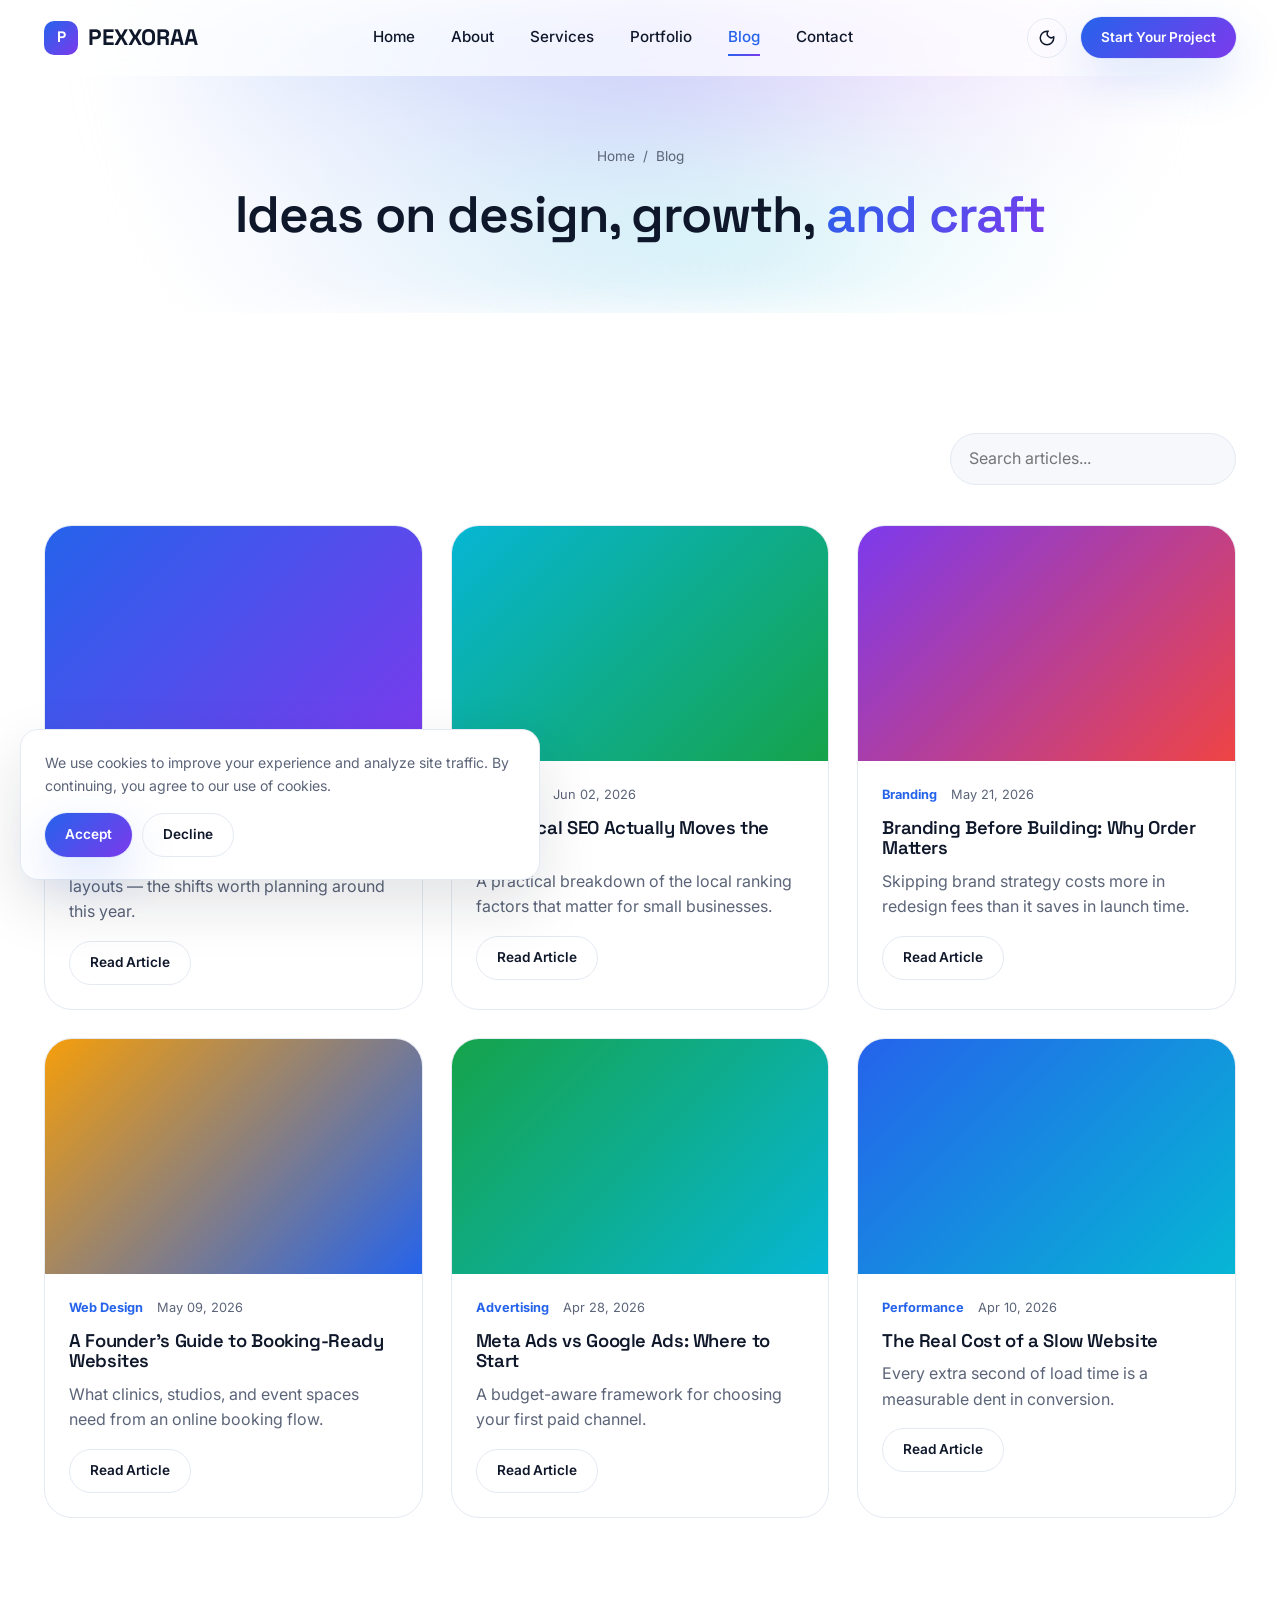
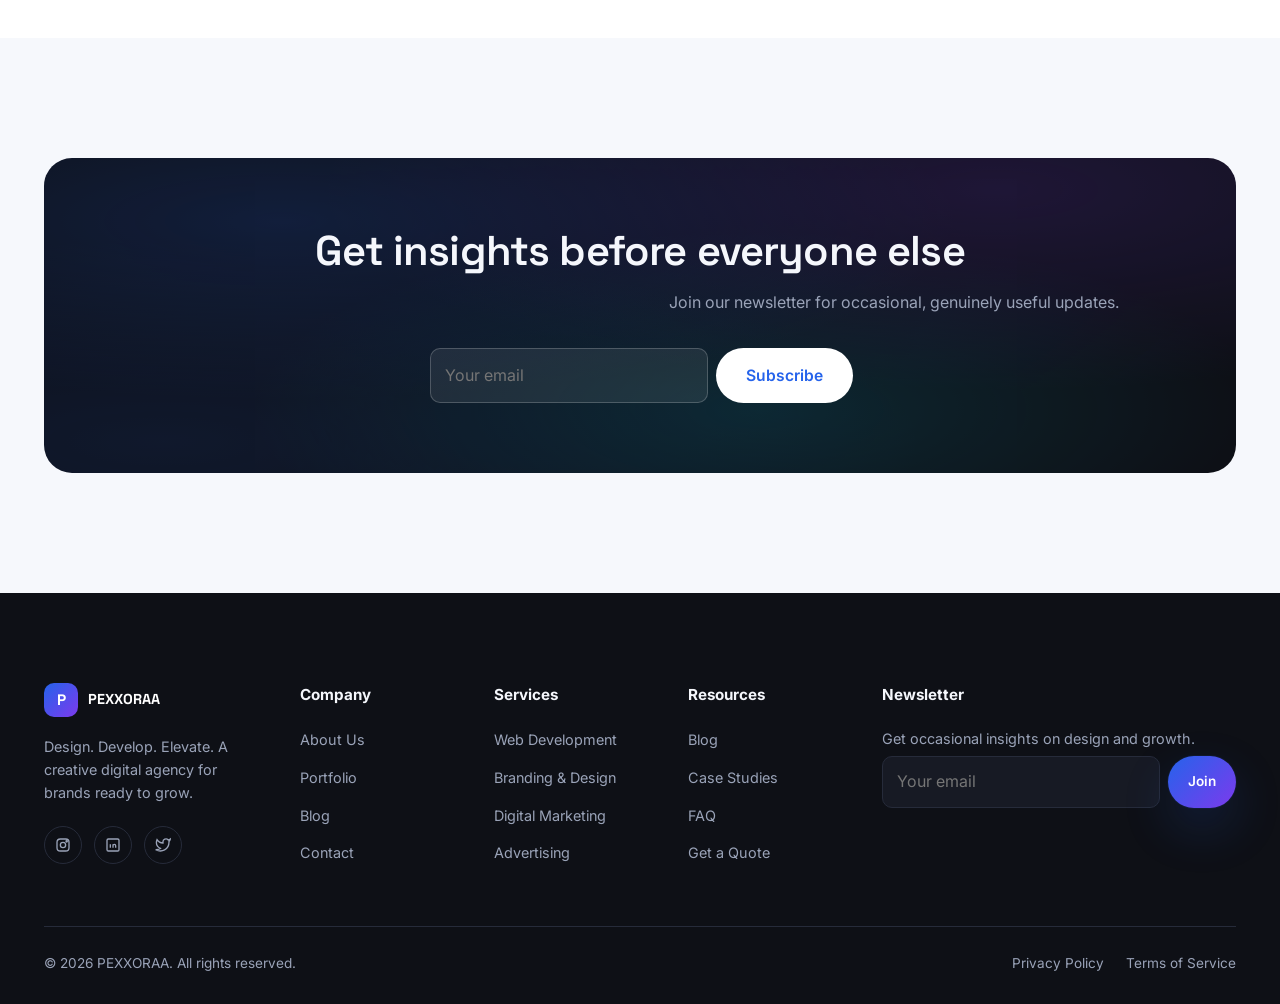
<file: blog.html>
<!DOCTYPE html>
<html lang="en">
<head>
<meta charset="UTF-8">
<meta name="viewport" content="width=device-width, initial-scale=1.0">
<title>Blog — PEXXORAA</title>
<meta name="description" content="Insights on web design, branding, SEO, and digital marketing from the PEXXORAA team.">
<link rel="canonical" href="https://www.pexxoraa.com/blog.html">
<link rel="preconnect" href="https://fonts.googleapis.com">
<link rel="preconnect" href="https://fonts.gstatic.com" crossorigin>
<link href="https://fonts.googleapis.com/css2?family=Space+Grotesk:wght@500;600;700&family=Inter:wght@400;500;600;700&display=swap" rel="stylesheet">
<link rel="stylesheet" href="css/style.css">
</head>
<body>

<div class="loader"><div class="loader-mark"></div></div>

<header class="navbar">
  <div class="container">
    <a href="index.html" class="logo"><span class="mark">P</span>PEXXORAA</a>
    <nav class="nav-links">
      <a href="index.html">Home</a>
      <a href="about.html">About</a>
      <a href="services.html">Services</a>
      <a href="portfolio.html">Portfolio</a>
      <a href="blog.html" class="active">Blog</a>
      <a href="contact.html">Contact</a>
    </nav>
    <div class="nav-actions">
      <button class="icon-btn" data-theme-toggle aria-label="Toggle dark mode">
        <svg viewBox="0 0 24 24" fill="none" stroke="currentColor" stroke-width="2"><path d="M12 3a9 9 0 1 0 9 9c0-.46-.04-.92-.1-1.36a5.4 5.4 0 0 1-7.54-7.54c-.44-.06-.9-.1-1.36-.1Z"/></svg>
      </button>
      <a href="contact.html" class="btn btn-primary btn-sm">Start Your Project</a>
      <button class="nav-toggle" aria-label="Menu"><span></span><span></span><span></span></button>
    </div>
  </div>
</header>

<section class="page-header">
  <div class="hero-bg"></div>
  <div class="container">
    <div class="breadcrumb"><a href="index.html">Home</a><span>/</span><span>Blog</span></div>
    <h1>Ideas on design, growth, <span class="gradient-text">and craft</span></h1>
  </div>
</section>

<section class="section">
  <div class="container">
    <div class="flex" style="justify-content:flex-end;margin-bottom:40px;">
      <div class="blog-search reveal">
        <input type="text" placeholder="Search articles..." aria-label="Search articles">
      </div>
    </div>
    <div class="grid blog-grid" data-render="blog"></div>
  </div>
</section>

<section class="section section-alt">
  <div class="container">
    <div class="cta-band reveal">
      <h2>Get insights before everyone else</h2>
      <p>Join our newsletter for occasional, genuinely useful updates.</p>
      <form class="newsletter-form" style="max-width:420px;margin-inline:auto;" onsubmit="event.preventDefault(); showToast('Subscribed — welcome aboard.');">
        <input type="email" placeholder="Your email" required aria-label="Email for newsletter" style="background:rgba(255,255,255,0.08);border-color:rgba(255,255,255,0.2);color:#fff;">
        <button type="submit" class="btn btn-light">Subscribe</button>
      </form>
    </div>
  </div>
</section>

<footer class="site-footer">
  <div class="container">
    <div class="footer-grid">
      <div class="footer-brand">
        <a href="index.html" class="logo" style="color:#fff;"><span class="mark">P</span>PEXXORAA</a>
        <p>Design. Develop. Elevate. A creative digital agency for brands ready to grow.</p>
        <div class="social-row">
          <a href="#" aria-label="Instagram"><svg viewBox="0 0 24 24" fill="none" stroke="currentColor" stroke-width="2"><rect x="3" y="3" width="18" height="18" rx="5"/><circle cx="12" cy="12" r="4"/><circle cx="17.5" cy="6.5" r="1"/></svg></a>
          <a href="#" aria-label="LinkedIn"><svg viewBox="0 0 24 24" fill="none" stroke="currentColor" stroke-width="2"><rect x="3" y="3" width="18" height="18" rx="2"/><path d="M8 11v5M8 8v.01M12 16v-5M16 16v-3a2 2 0 0 0-4 0"/></svg></a>
          <a href="#" aria-label="Twitter"><svg viewBox="0 0 24 24" fill="none" stroke="currentColor" stroke-width="2"><path d="M23 3a10.9 10.9 0 0 1-3.14 1.53A4.48 4.48 0 0 0 12 8v1A10.66 10.66 0 0 1 3 4s-4 9 5 13a11.64 11.64 0 0 1-7 2c9 5 20 0 20-11.5 0-.28 0-.56-.05-.83A7.72 7.72 0 0 0 23 3Z"/></svg></a>
        </div>
      </div>
      <div><h5>Company</h5><ul><li><a href="about.html">About Us</a></li><li><a href="portfolio.html">Portfolio</a></li><li><a href="blog.html">Blog</a></li><li><a href="contact.html">Contact</a></li></ul></div>
      <div><h5>Services</h5><ul><li><a href="services.html">Web Development</a></li><li><a href="services.html">Branding & Design</a></li><li><a href="services.html">Digital Marketing</a></li><li><a href="services.html">Advertising</a></li></ul></div>
      <div><h5>Resources</h5><ul><li><a href="blog.html">Blog</a></li><li><a href="#">Case Studies</a></li><li><a href="#">FAQ</a></li><li><a href="contact.html">Get a Quote</a></li></ul></div>
      <div>
        <h5>Newsletter</h5>
        <p style="font-size:0.9rem;margin-bottom:6px;">Get occasional insights on design and growth.</p>
        <form class="newsletter-form" onsubmit="event.preventDefault(); showToast('Subscribed — welcome aboard.');">
          <input type="email" placeholder="Your email" required aria-label="Email for newsletter">
          <button type="submit" class="btn btn-primary btn-sm">Join</button>
        </form>
      </div>
    </div>
    <div class="footer-bottom">
      <span>© 2026 PEXXORAA. All rights reserved.</span>
      <div class="legal-links"><a href="#">Privacy Policy</a><a href="#">Terms of Service</a></div>
    </div>
  </div>
</footer>

<button class="back-to-top" aria-label="Back to top"><svg viewBox="0 0 24 24" fill="none" stroke="currentColor" stroke-width="2"><path d="M12 19V5M5 12l7-7 7 7"/></svg></button>
<div class="cookie-banner">
  <p>We use cookies to improve your experience and analyze site traffic. By continuing, you agree to our use of cookies.</p>
  <div class="cookie-actions"><button class="btn btn-primary btn-sm">Accept</button><button class="btn btn-ghost btn-sm">Decline</button></div>
</div>

<script src="js/data.js"></script>
<script src="js/main.js"></script>
</body>
</html>
</file>
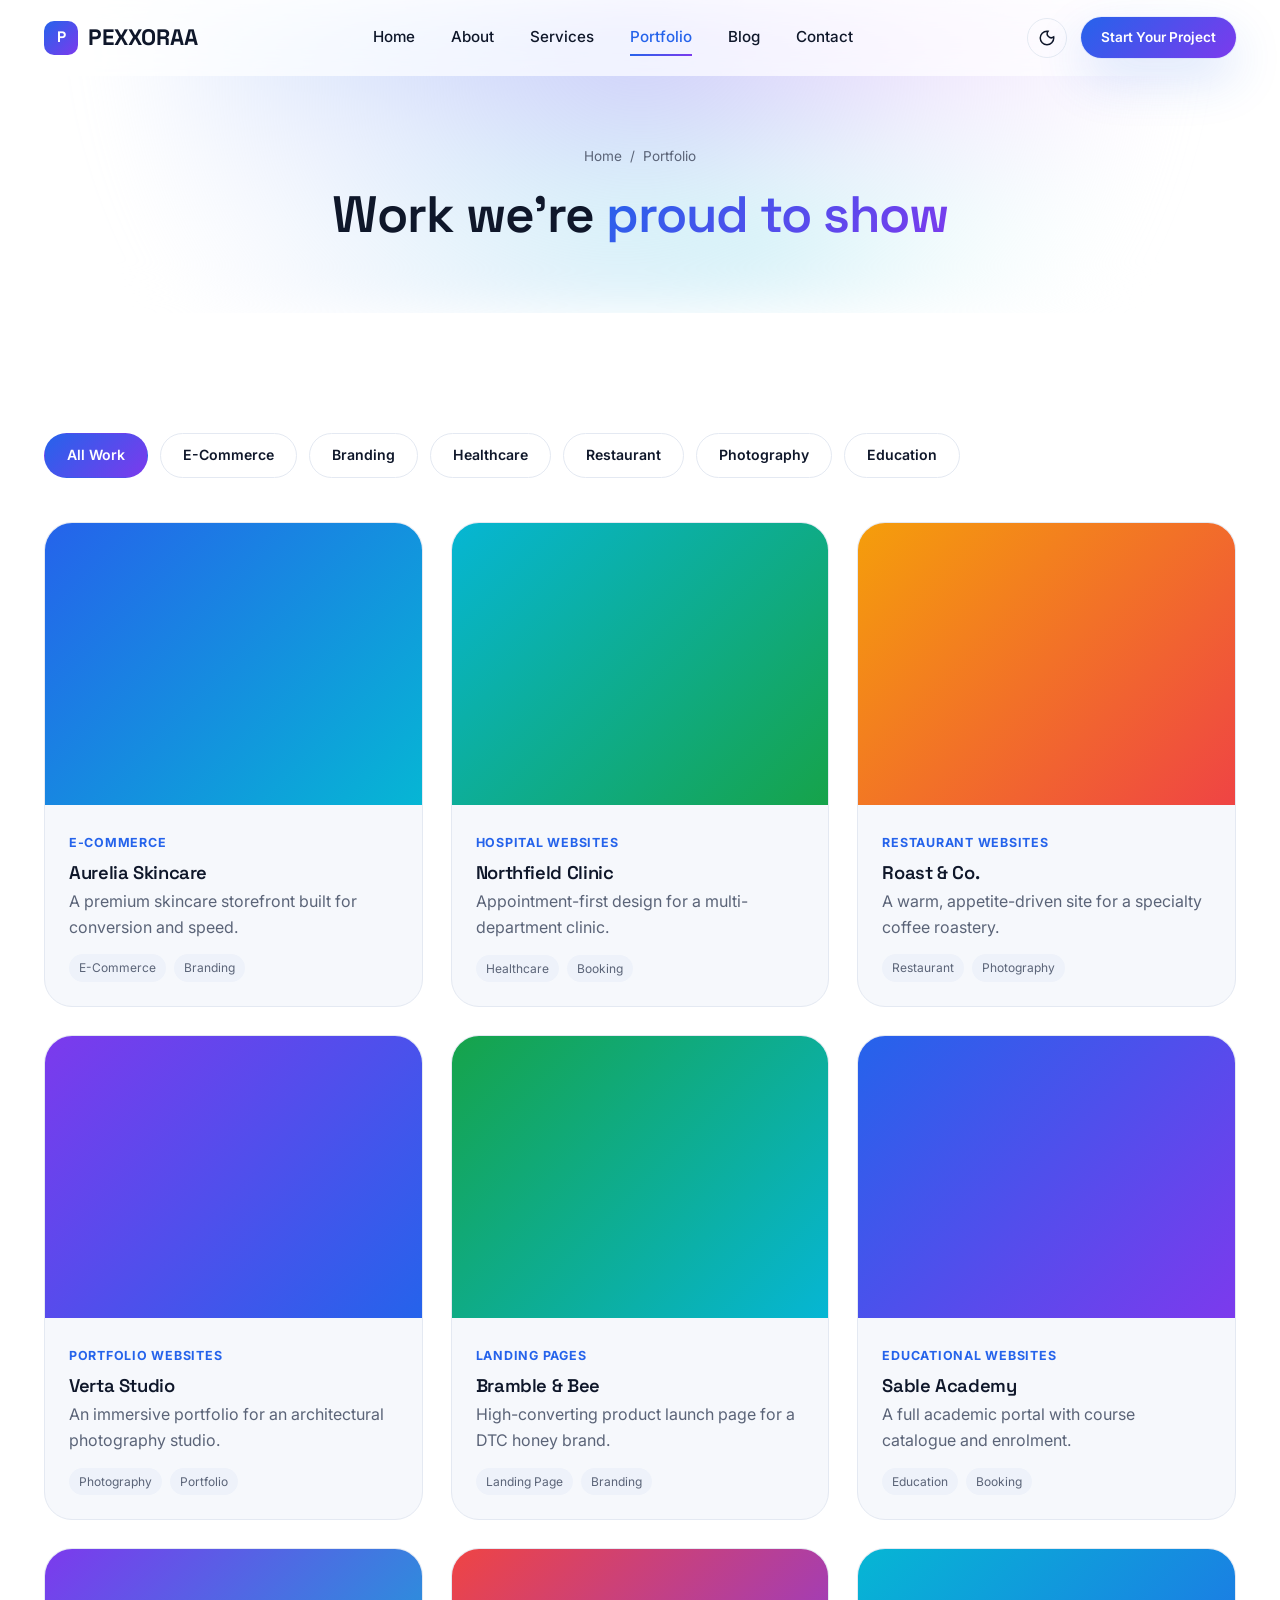
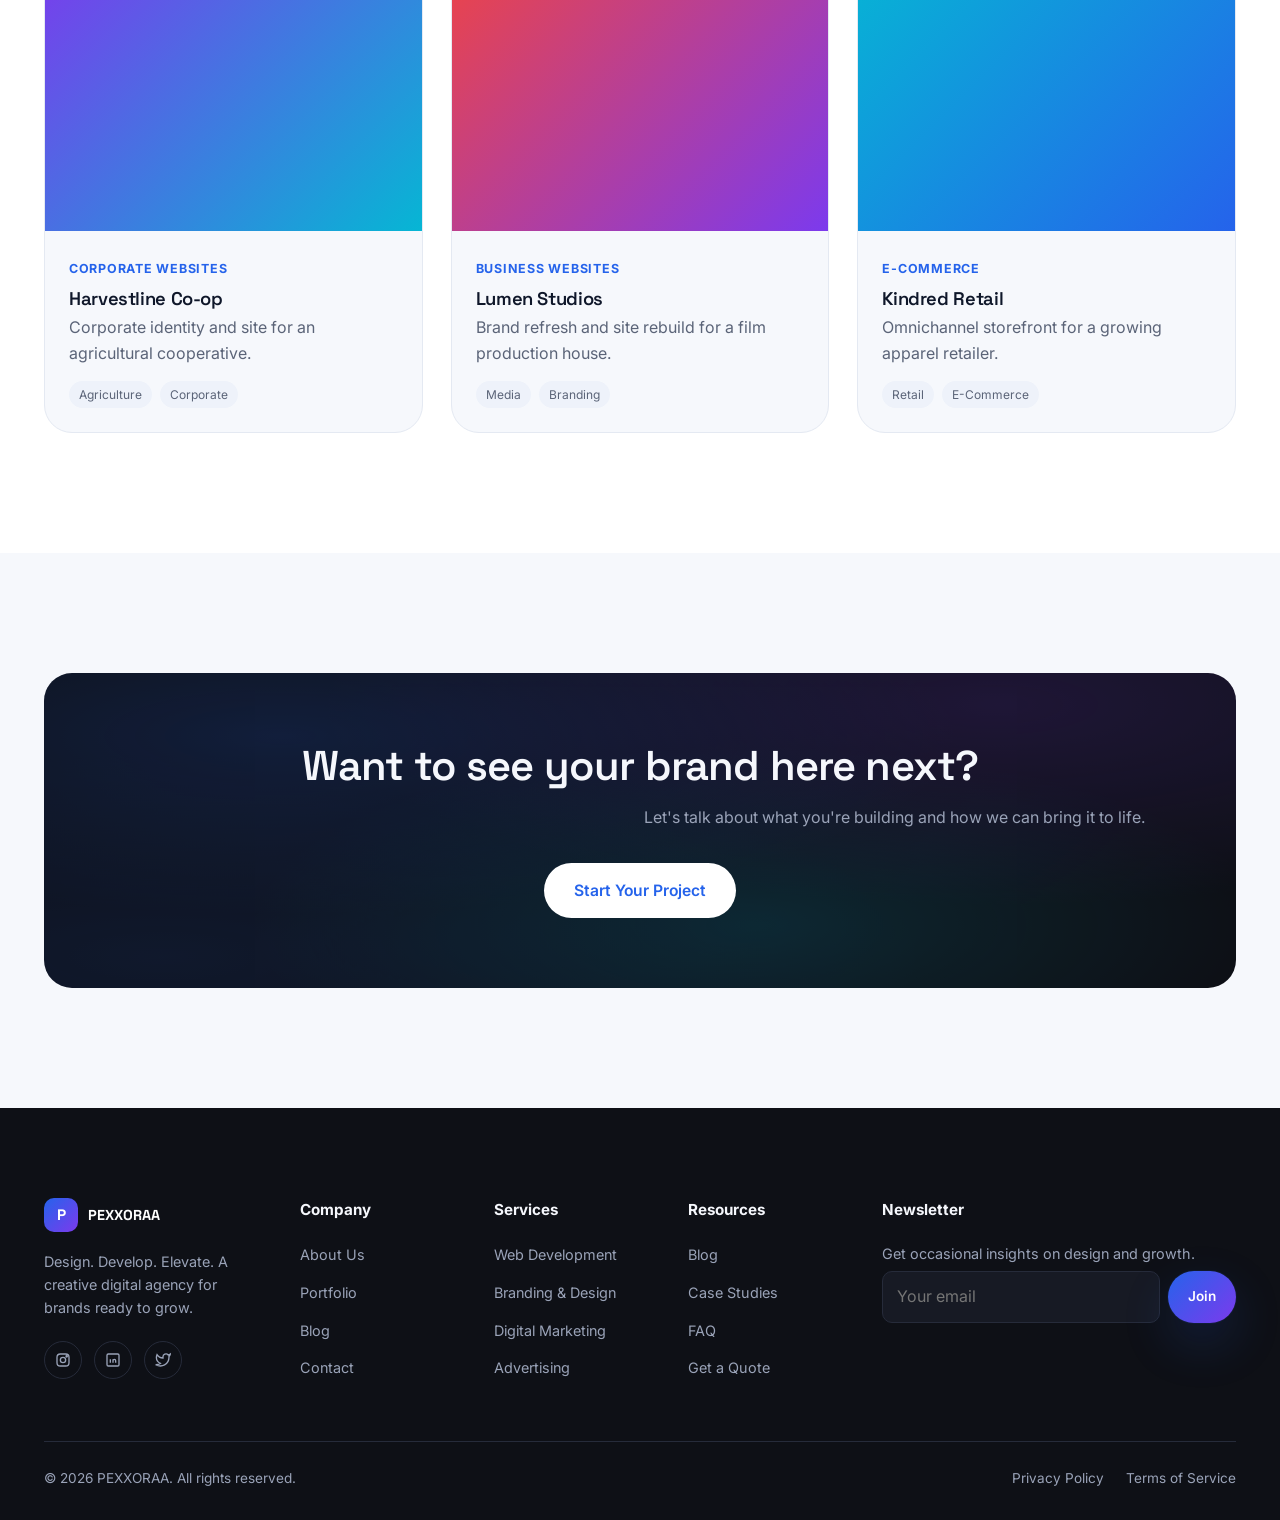
<file: portfolio.html>
<!DOCTYPE html>
<html lang="en">
<head>
<meta charset="UTF-8">
<meta name="viewport" content="width=device-width, initial-scale=1.0">
<title>Portfolio — PEXXORAA</title>
<meta name="description" content="Explore PEXXORAA's portfolio of websites, branding, and digital marketing projects across industries.">
<link rel="canonical" href="https://www.pexxoraa.com/portfolio.html">
<link rel="preconnect" href="https://fonts.googleapis.com">
<link rel="preconnect" href="https://fonts.gstatic.com" crossorigin>
<link href="https://fonts.googleapis.com/css2?family=Space+Grotesk:wght@500;600;700&family=Inter:wght@400;500;600;700&display=swap" rel="stylesheet">
<link rel="stylesheet" href="css/style.css">
</head>
<body>

<div class="loader"><div class="loader-mark"></div></div>

<header class="navbar">
  <div class="container">
    <a href="index.html" class="logo"><span class="mark">P</span>PEXXORAA</a>
    <nav class="nav-links">
      <a href="index.html">Home</a>
      <a href="about.html">About</a>
      <a href="services.html">Services</a>
      <a href="portfolio.html" class="active">Portfolio</a>
      <a href="blog.html">Blog</a>
      <a href="contact.html">Contact</a>
    </nav>
    <div class="nav-actions">
      <button class="icon-btn" data-theme-toggle aria-label="Toggle dark mode">
        <svg viewBox="0 0 24 24" fill="none" stroke="currentColor" stroke-width="2"><path d="M12 3a9 9 0 1 0 9 9c0-.46-.04-.92-.1-1.36a5.4 5.4 0 0 1-7.54-7.54c-.44-.06-.9-.1-1.36-.1Z"/></svg>
      </button>
      <a href="contact.html" class="btn btn-primary btn-sm">Start Your Project</a>
      <button class="nav-toggle" aria-label="Menu"><span></span><span></span><span></span></button>
    </div>
  </div>
</header>

<section class="page-header">
  <div class="hero-bg"></div>
  <div class="container">
    <div class="breadcrumb"><a href="index.html">Home</a><span>/</span><span>Portfolio</span></div>
    <h1>Work we're <span class="gradient-text">proud to show</span></h1>
  </div>
</section>

<section class="section">
  <div class="container">
    <div class="filter-bar reveal">
      <button class="filter-btn active" data-filter="all">All Work</button>
      <button class="filter-btn" data-filter="e-commerce">E-Commerce</button>
      <button class="filter-btn" data-filter="branding">Branding</button>
      <button class="filter-btn" data-filter="healthcare">Healthcare</button>
      <button class="filter-btn" data-filter="restaurant">Restaurant</button>
      <button class="filter-btn" data-filter="photography">Photography</button>
      <button class="filter-btn" data-filter="education">Education</button>
    </div>
    <div class="grid portfolio-grid" data-render="portfolio"></div>
  </div>
</section>

<section class="section section-alt">
  <div class="container">
    <div class="cta-band reveal">
      <h2>Want to see your brand here next?</h2>
      <p>Let's talk about what you're building and how we can bring it to life.</p>
      <div class="cta-actions"><a href="contact.html" class="btn btn-light">Start Your Project</a></div>
    </div>
  </div>
</section>

<footer class="site-footer">
  <div class="container">
    <div class="footer-grid">
      <div class="footer-brand">
        <a href="index.html" class="logo" style="color:#fff;"><span class="mark">P</span>PEXXORAA</a>
        <p>Design. Develop. Elevate. A creative digital agency for brands ready to grow.</p>
        <div class="social-row">
          <a href="#" aria-label="Instagram"><svg viewBox="0 0 24 24" fill="none" stroke="currentColor" stroke-width="2"><rect x="3" y="3" width="18" height="18" rx="5"/><circle cx="12" cy="12" r="4"/><circle cx="17.5" cy="6.5" r="1"/></svg></a>
          <a href="#" aria-label="LinkedIn"><svg viewBox="0 0 24 24" fill="none" stroke="currentColor" stroke-width="2"><rect x="3" y="3" width="18" height="18" rx="2"/><path d="M8 11v5M8 8v.01M12 16v-5M16 16v-3a2 2 0 0 0-4 0"/></svg></a>
          <a href="#" aria-label="Twitter"><svg viewBox="0 0 24 24" fill="none" stroke="currentColor" stroke-width="2"><path d="M23 3a10.9 10.9 0 0 1-3.14 1.53A4.48 4.48 0 0 0 12 8v1A10.66 10.66 0 0 1 3 4s-4 9 5 13a11.64 11.64 0 0 1-7 2c9 5 20 0 20-11.5 0-.28 0-.56-.05-.83A7.72 7.72 0 0 0 23 3Z"/></svg></a>
        </div>
      </div>
      <div><h5>Company</h5><ul><li><a href="about.html">About Us</a></li><li><a href="portfolio.html">Portfolio</a></li><li><a href="blog.html">Blog</a></li><li><a href="contact.html">Contact</a></li></ul></div>
      <div><h5>Services</h5><ul><li><a href="services.html">Web Development</a></li><li><a href="services.html">Branding & Design</a></li><li><a href="services.html">Digital Marketing</a></li><li><a href="services.html">Advertising</a></li></ul></div>
      <div><h5>Resources</h5><ul><li><a href="blog.html">Blog</a></li><li><a href="#">Case Studies</a></li><li><a href="#">FAQ</a></li><li><a href="contact.html">Get a Quote</a></li></ul></div>
      <div>
        <h5>Newsletter</h5>
        <p style="font-size:0.9rem;margin-bottom:6px;">Get occasional insights on design and growth.</p>
        <form class="newsletter-form" onsubmit="event.preventDefault(); showToast('Subscribed — welcome aboard.');">
          <input type="email" placeholder="Your email" required aria-label="Email for newsletter">
          <button type="submit" class="btn btn-primary btn-sm">Join</button>
        </form>
      </div>
    </div>
    <div class="footer-bottom">
      <span>© 2026 PEXXORAA. All rights reserved.</span>
      <div class="legal-links"><a href="#">Privacy Policy</a><a href="#">Terms of Service</a></div>
    </div>
  </div>
</footer>

<button class="back-to-top" aria-label="Back to top"><svg viewBox="0 0 24 24" fill="none" stroke="currentColor" stroke-width="2"><path d="M12 19V5M5 12l7-7 7 7"/></svg></button>
<!--
<div class="cookie-banner">
  <p>We use cookies to improve your experience and analyze site traffic. By continuing, you agree to our use of cookies.</p>
  <div class="cookie-actions"><button class="btn btn-primary btn-sm">Accept</button><button class="btn btn-ghost btn-sm">Decline</button></div>
</div>
-->
<script src="js/data.js"></script>
<script src="js/main.js"></script>
</body>
</html>
</file>
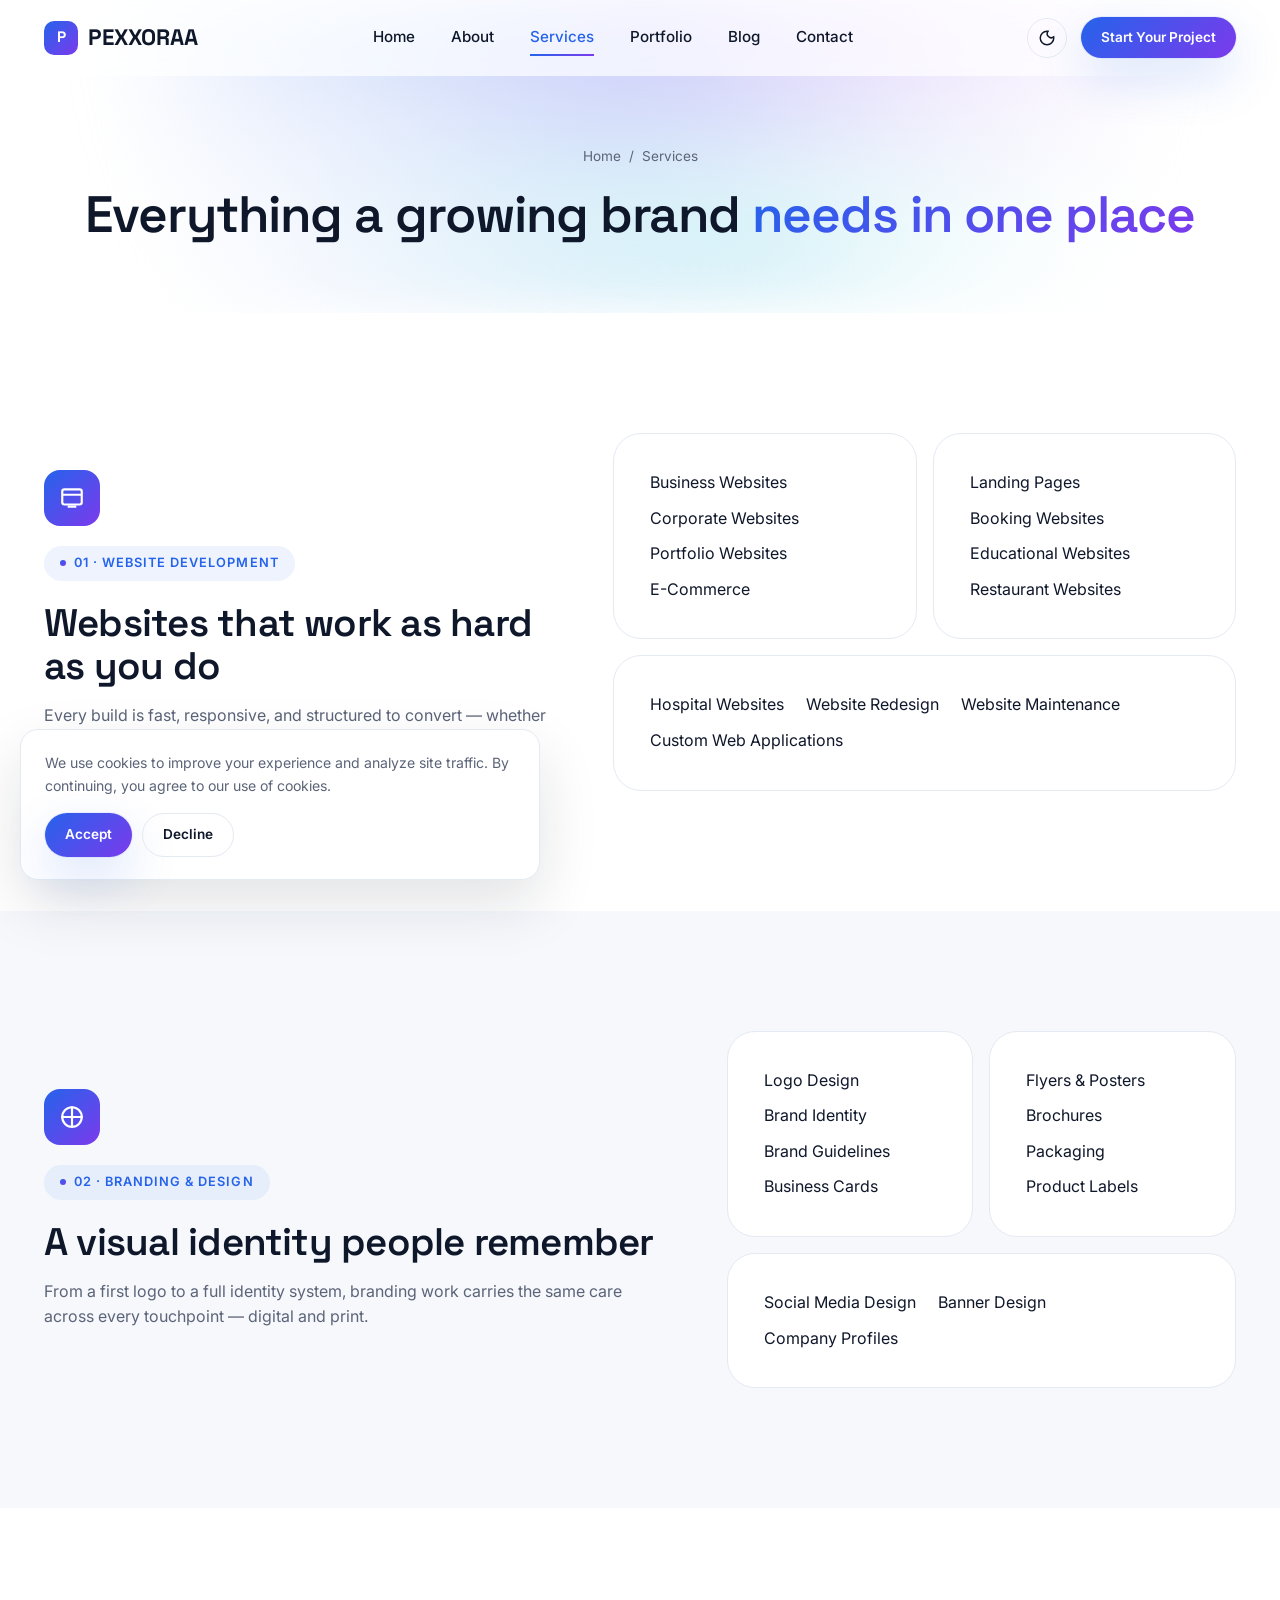
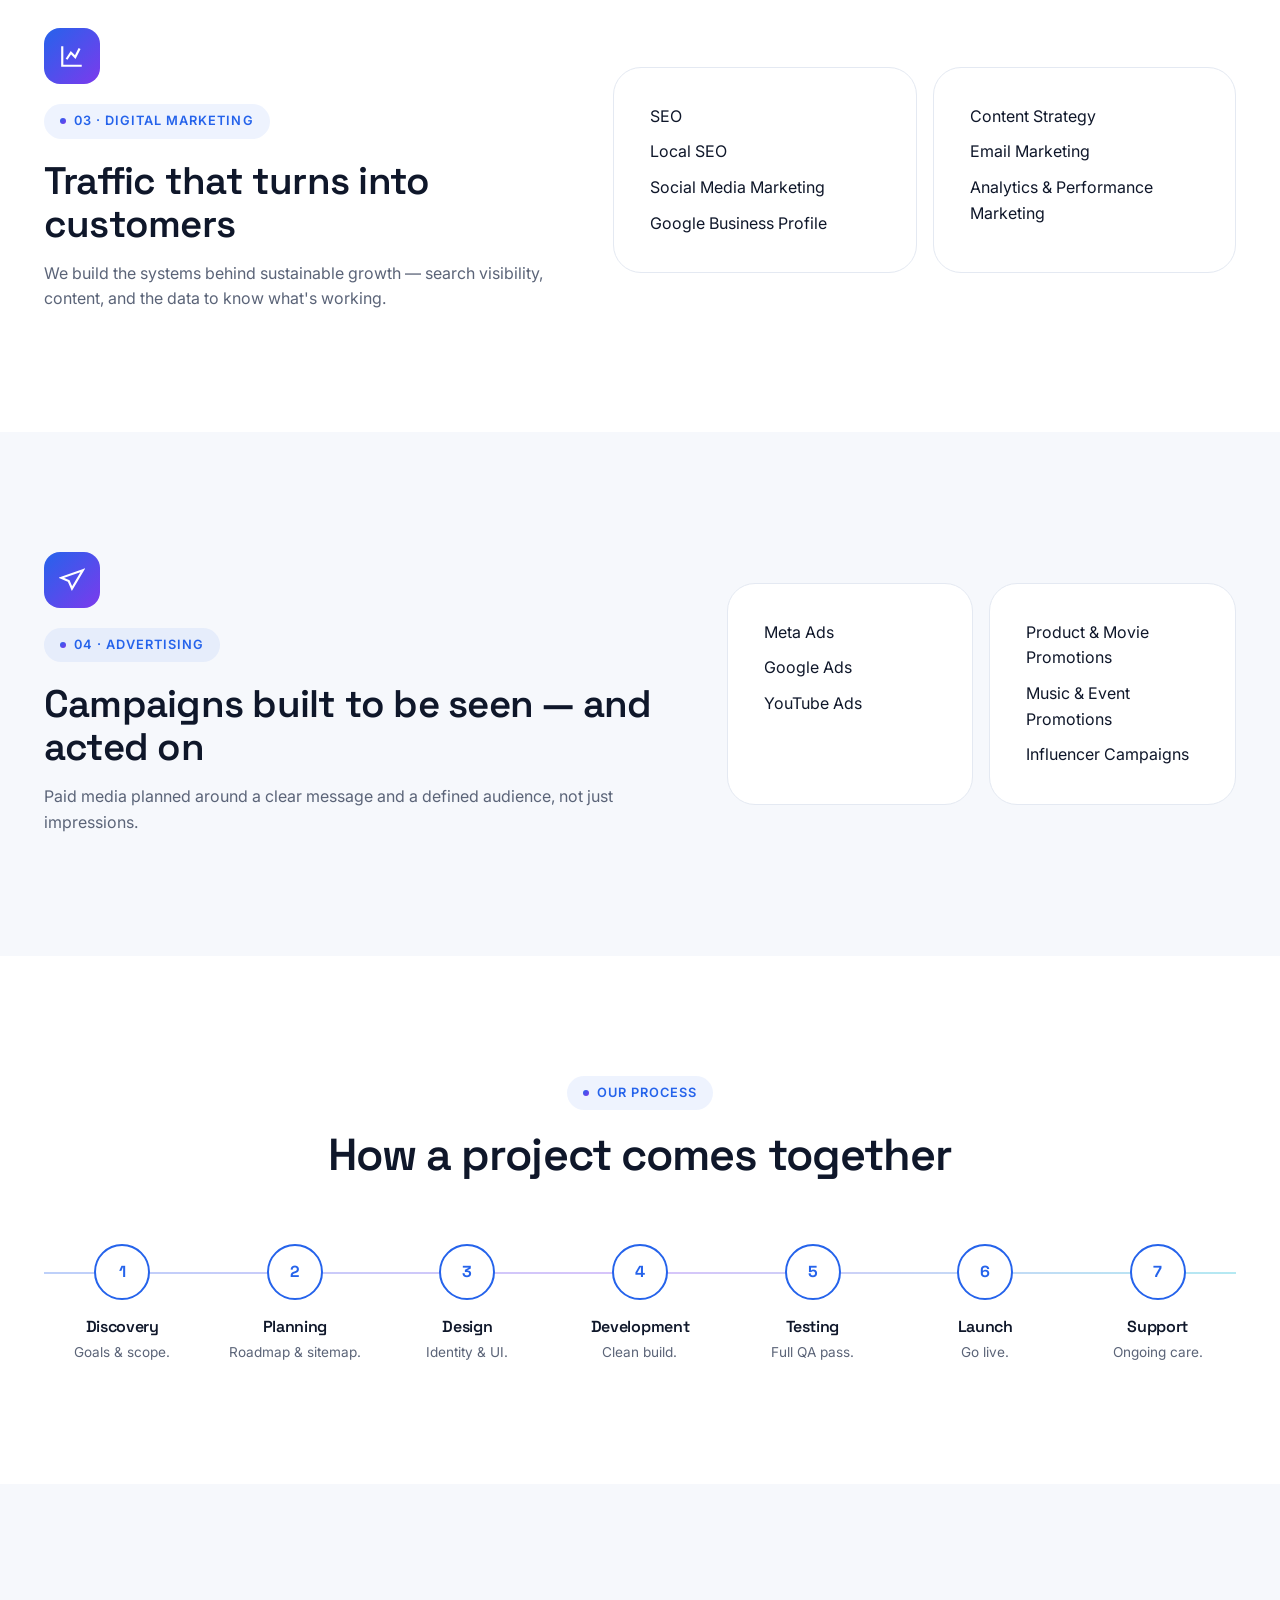
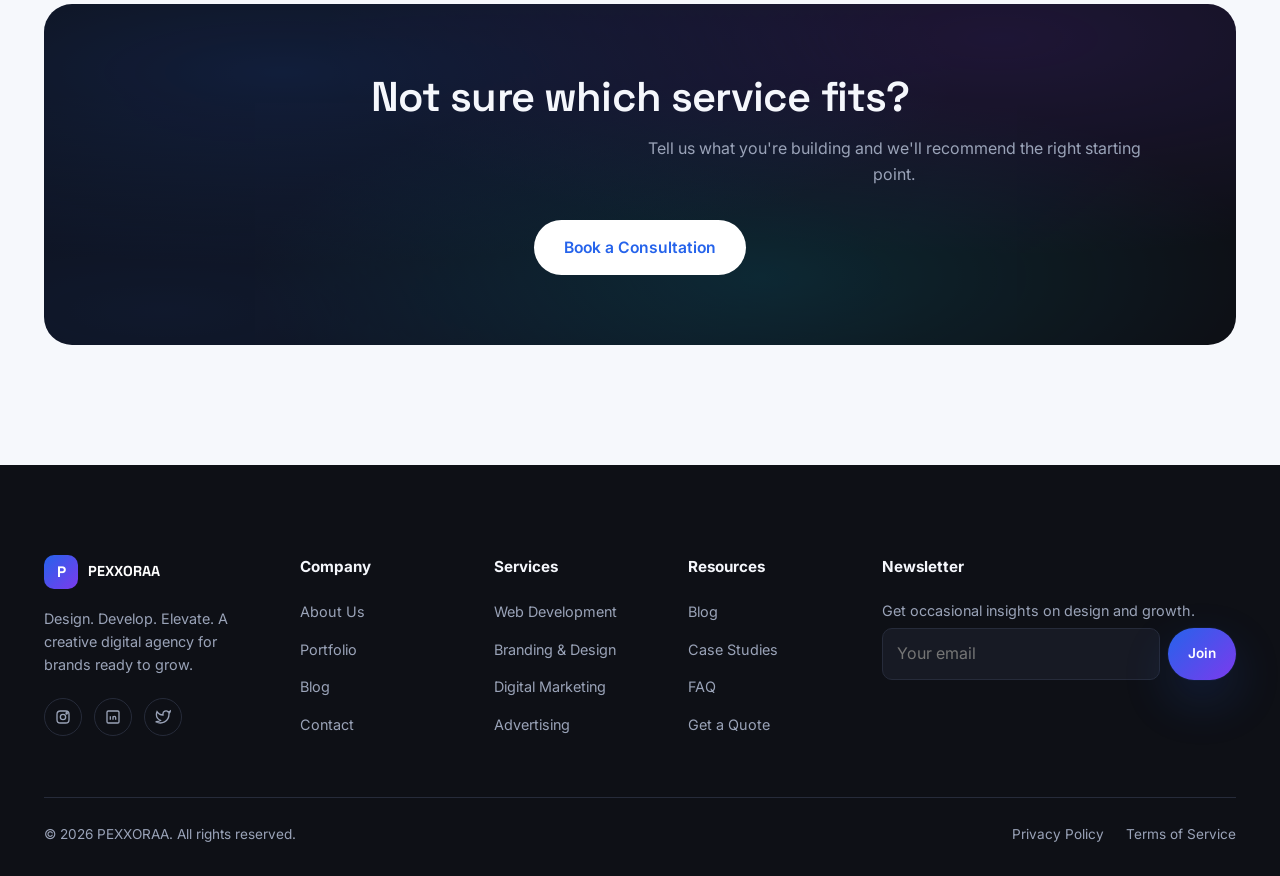
<file: services.html>
<!DOCTYPE html>
<html lang="en">
<head>
<meta charset="UTF-8">
<meta name="viewport" content="width=device-width, initial-scale=1.0">
<title>Services — PEXXORAA</title>
<meta name="description" content="Explore PEXXORAA's services: website development, branding & design, digital marketing, and advertising.">
<link rel="canonical" href="https://www.pexxoraa.com/services.html">
<link rel="preconnect" href="https://fonts.googleapis.com">
<link rel="preconnect" href="https://fonts.gstatic.com" crossorigin>
<link href="https://fonts.googleapis.com/css2?family=Space+Grotesk:wght@500;600;700&family=Inter:wght@400;500;600;700&display=swap" rel="stylesheet">
<link rel="stylesheet" href="css/style.css">
</head>
<body>

<div class="loader"><div class="loader-mark"></div></div>

<header class="navbar">
  <div class="container">
    <a href="index.html" class="logo"><span class="mark">P</span>PEXXORAA</a>
    <nav class="nav-links">
      <a href="index.html">Home</a>
      <a href="about.html">About</a>
      <a href="services.html" class="active">Services</a>
      <a href="portfolio.html">Portfolio</a>
      <a href="blog.html">Blog</a>
      <a href="contact.html">Contact</a>
    </nav>
    <div class="nav-actions">
      <button class="icon-btn" data-theme-toggle aria-label="Toggle dark mode">
        <svg viewBox="0 0 24 24" fill="none" stroke="currentColor" stroke-width="2"><path d="M12 3a9 9 0 1 0 9 9c0-.46-.04-.92-.1-1.36a5.4 5.4 0 0 1-7.54-7.54c-.44-.06-.9-.1-1.36-.1Z"/></svg>
      </button>
      <a href="contact.html" class="btn btn-primary btn-sm">Start Your Project</a>
      <button class="nav-toggle" aria-label="Menu"><span></span><span></span><span></span></button>
    </div>
  </div>
</header>

<section class="page-header">
  <div class="hero-bg"></div>
  <div class="container">
    <div class="breadcrumb"><a href="index.html">Home</a><span>/</span><span>Services</span></div>
    <h1>Everything a growing brand <span class="gradient-text">needs in one place</span></h1>
  </div>
</section>

<!-- Website Development -->
<section class="section">
  <div class="container">
    <div class="hero-grid" style="align-items:center;grid-template-columns:0.9fr 1.1fr;">
      <div class="reveal">
        <div class="card-icon" style="margin-bottom:20px;"><svg viewBox="0 0 24 24" fill="none" stroke="currentColor" stroke-width="2"><rect x="3" y="4" width="18" height="14" rx="2"/><path d="M3 9h18M8 20h8"/></svg></div>
        <span class="eyebrow">01 · Website Development</span>
        <h2 style="font-size:clamp(1.8rem,3vw,2.4rem);margin-bottom:16px;">Websites that work as hard as you do</h2>
        <p class="text-muted">Every build is fast, responsive, and structured to convert — whether it's a five-page business site or a custom web application.</p>
      </div>
      <div class="grid" style="grid-template-columns:1fr 1fr;gap:16px;">
        <ul class="card reveal" style="display:block;"><li style="margin-bottom:10px;">Business Websites</li><li style="margin-bottom:10px;">Corporate Websites</li><li style="margin-bottom:10px;">Portfolio Websites</li><li>E-Commerce</li></ul>
        <ul class="card reveal" style="display:block;"><li style="margin-bottom:10px;">Landing Pages</li><li style="margin-bottom:10px;">Booking Websites</li><li style="margin-bottom:10px;">Educational Websites</li><li>Restaurant Websites</li></ul>
        <ul class="card reveal" style="display:block;grid-column:1/-1;"><li style="display:inline-block;margin:0 22px 10px 0;">Hospital Websites</li><li style="display:inline-block;margin:0 22px 10px 0;">Website Redesign</li><li style="display:inline-block;margin:0 22px 10px 0;">Website Maintenance</li><li style="display:inline-block;">Custom Web Applications</li></ul>
      </div>
    </div>
  </div>
</section>

<!-- Branding -->
<section class="section section-alt">
  <div class="container">
    <div class="hero-grid" style="align-items:center;">
      <div class="grid" style="grid-template-columns:1fr 1fr;gap:16px;order:2;">
        <ul class="card reveal" style="display:block;"><li style="margin-bottom:10px;">Logo Design</li><li style="margin-bottom:10px;">Brand Identity</li><li style="margin-bottom:10px;">Brand Guidelines</li><li>Business Cards</li></ul>
        <ul class="card reveal" style="display:block;"><li style="margin-bottom:10px;">Flyers & Posters</li><li style="margin-bottom:10px;">Brochures</li><li style="margin-bottom:10px;">Packaging</li><li>Product Labels</li></ul>
        <ul class="card reveal" style="display:block;grid-column:1/-1;"><li style="display:inline-block;margin:0 22px 10px 0;">Social Media Design</li><li style="display:inline-block;margin:0 22px 10px 0;">Banner Design</li><li style="display:inline-block;">Company Profiles</li></ul>
      </div>
      <div class="reveal" style="order:1;">
        <div class="card-icon" style="margin-bottom:20px;"><svg viewBox="0 0 24 24" fill="none" stroke="currentColor" stroke-width="2"><path d="M12 2v20M2 12h20"/><circle cx="12" cy="12" r="9"/></svg></div>
        <span class="eyebrow">02 · Branding & Design</span>
        <h2 style="font-size:clamp(1.8rem,3vw,2.4rem);margin-bottom:16px;">A visual identity people remember</h2>
        <p class="text-muted">From a first logo to a full identity system, branding work carries the same care across every touchpoint — digital and print.</p>
      </div>
    </div>
  </div>
</section>

<!-- Marketing -->
<section class="section">
  <div class="container">
    <div class="hero-grid" style="align-items:center;grid-template-columns:0.9fr 1.1fr;">
      <div class="reveal">
        <div class="card-icon" style="margin-bottom:20px;"><svg viewBox="0 0 24 24" fill="none" stroke="currentColor" stroke-width="2"><path d="M3 3v18h18"/><path d="M7 15l4-6 4 4 4-8"/></svg></div>
        <span class="eyebrow">03 · Digital Marketing</span>
        <h2 style="font-size:clamp(1.8rem,3vw,2.4rem);margin-bottom:16px;">Traffic that turns into customers</h2>
        <p class="text-muted">We build the systems behind sustainable growth — search visibility, content, and the data to know what's working.</p>
      </div>
      <div class="grid" style="grid-template-columns:1fr 1fr;gap:16px;">
        <ul class="card reveal" style="display:block;"><li style="margin-bottom:10px;">SEO</li><li style="margin-bottom:10px;">Local SEO</li><li style="margin-bottom:10px;">Social Media Marketing</li><li>Google Business Profile</li></ul>
        <ul class="card reveal" style="display:block;"><li style="margin-bottom:10px;">Content Strategy</li><li style="margin-bottom:10px;">Email Marketing</li><li>Analytics & Performance Marketing</li></ul>
      </div>
    </div>
  </div>
</section>

<!-- Advertising -->
<section class="section section-alt">
  <div class="container">
    <div class="hero-grid" style="align-items:center;">
      <div class="grid" style="grid-template-columns:1fr 1fr;gap:16px;order:2;">
        <ul class="card reveal" style="display:block;"><li style="margin-bottom:10px;">Meta Ads</li><li style="margin-bottom:10px;">Google Ads</li><li>YouTube Ads</li></ul>
        <ul class="card reveal" style="display:block;"><li style="margin-bottom:10px;">Product & Movie Promotions</li><li style="margin-bottom:10px;">Music & Event Promotions</li><li>Influencer Campaigns</li></ul>
      </div>
      <div class="reveal" style="order:1;">
        <div class="card-icon" style="margin-bottom:20px;"><svg viewBox="0 0 24 24" fill="none" stroke="currentColor" stroke-width="2"><path d="M22 3 2 10l7 3 3 7 10-17Z"/></svg></div>
        <span class="eyebrow">04 · Advertising</span>
        <h2 style="font-size:clamp(1.8rem,3vw,2.4rem);margin-bottom:16px;">Campaigns built to be seen — and acted on</h2>
        <p class="text-muted">Paid media planned around a clear message and a defined audience, not just impressions.</p>
      </div>
    </div>
  </div>
</section>

<section class="section">
  <div class="container">
    <div class="section-head center reveal" style="margin-inline:auto;">
      <span class="eyebrow">Our Process</span>
      <h2>How a project comes together</h2>
    </div>
    <div class="process-track">
      <div class="process-step reveal"><div class="dot">1</div><h4>Discovery</h4><p>Goals & scope.</p></div>
      <div class="process-step reveal"><div class="dot">2</div><h4>Planning</h4><p>Roadmap & sitemap.</p></div>
      <div class="process-step reveal"><div class="dot">3</div><h4>Design</h4><p>Identity & UI.</p></div>
      <div class="process-step reveal"><div class="dot">4</div><h4>Development</h4><p>Clean build.</p></div>
      <div class="process-step reveal"><div class="dot">5</div><h4>Testing</h4><p>Full QA pass.</p></div>
      <div class="process-step reveal"><div class="dot">6</div><h4>Launch</h4><p>Go live.</p></div>
      <div class="process-step reveal"><div class="dot">7</div><h4>Support</h4><p>Ongoing care.</p></div>
    </div>
  </div>
</section>

<section class="section section-alt">
  <div class="container">
    <div class="cta-band reveal">
      <h2>Not sure which service fits?</h2>
      <p>Tell us what you're building and we'll recommend the right starting point.</p>
      <div class="cta-actions"><a href="contact.html" class="btn btn-light">Book a Consultation</a></div>
    </div>
  </div>
</section>

<footer class="site-footer">
  <div class="container">
    <div class="footer-grid">
      <div class="footer-brand">
        <a href="index.html" class="logo" style="color:#fff;"><span class="mark">P</span>PEXXORAA</a>
        <p>Design. Develop. Elevate. A creative digital agency for brands ready to grow.</p>
        <div class="social-row">
          <a href="#" aria-label="Instagram"><svg viewBox="0 0 24 24" fill="none" stroke="currentColor" stroke-width="2"><rect x="3" y="3" width="18" height="18" rx="5"/><circle cx="12" cy="12" r="4"/><circle cx="17.5" cy="6.5" r="1"/></svg></a>
          <a href="#" aria-label="LinkedIn"><svg viewBox="0 0 24 24" fill="none" stroke="currentColor" stroke-width="2"><rect x="3" y="3" width="18" height="18" rx="2"/><path d="M8 11v5M8 8v.01M12 16v-5M16 16v-3a2 2 0 0 0-4 0"/></svg></a>
          <a href="#" aria-label="Twitter"><svg viewBox="0 0 24 24" fill="none" stroke="currentColor" stroke-width="2"><path d="M23 3a10.9 10.9 0 0 1-3.14 1.53A4.48 4.48 0 0 0 12 8v1A10.66 10.66 0 0 1 3 4s-4 9 5 13a11.64 11.64 0 0 1-7 2c9 5 20 0 20-11.5 0-.28 0-.56-.05-.83A7.72 7.72 0 0 0 23 3Z"/></svg></a>
        </div>
      </div>
      <div><h5>Company</h5><ul><li><a href="about.html">About Us</a></li><li><a href="portfolio.html">Portfolio</a></li><li><a href="blog.html">Blog</a></li><li><a href="contact.html">Contact</a></li></ul></div>
      <div><h5>Services</h5><ul><li><a href="services.html">Web Development</a></li><li><a href="services.html">Branding & Design</a></li><li><a href="services.html">Digital Marketing</a></li><li><a href="services.html">Advertising</a></li></ul></div>
      <div><h5>Resources</h5><ul><li><a href="blog.html">Blog</a></li><li><a href="#">Case Studies</a></li><li><a href="#">FAQ</a></li><li><a href="contact.html">Get a Quote</a></li></ul></div>
      <div>
        <h5>Newsletter</h5>
        <p style="font-size:0.9rem;margin-bottom:6px;">Get occasional insights on design and growth.</p>
        <form class="newsletter-form" onsubmit="event.preventDefault(); showToast('Subscribed — welcome aboard.');">
          <input type="email" placeholder="Your email" required aria-label="Email for newsletter">
          <button type="submit" class="btn btn-primary btn-sm">Join</button>
        </form>
      </div>
    </div>
    <div class="footer-bottom">
      <span>© 2026 PEXXORAA. All rights reserved.</span>
      <div class="legal-links"><a href="#">Privacy Policy</a><a href="#">Terms of Service</a></div>
    </div>
  </div>
</footer>

<button class="back-to-top" aria-label="Back to top"><svg viewBox="0 0 24 24" fill="none" stroke="currentColor" stroke-width="2"><path d="M12 19V5M5 12l7-7 7 7"/></svg></button>
<div class="cookie-banner">
  <p>We use cookies to improve your experience and analyze site traffic. By continuing, you agree to our use of cookies.</p>
  <div class="cookie-actions"><button class="btn btn-primary btn-sm">Accept</button><button class="btn btn-ghost btn-sm">Decline</button></div>
</div>

<script src="js/data.js"></script>
<script src="js/main.js"></script>
</body>
</html>
</file>
<file: css/style.css>
/* ==========================================================================
   PEXXORAA — Design System
   Tokens → Base → Layout → Components → Utilities → Animations → Media
   ========================================================================== */

/* ---------- Tokens ---------- */
:root{
  --primary:#2563EB;
  --primary-dark:#1D4ED8;
  --primary-light:#60A5FA;
  --secondary:#7C3AED;
  --accent:#06B6D4;

  --bg:#FFFFFF;
  --bg-alt:#F6F8FC;
  --bg-alt-2:#EEF2FA;
  --charcoal:#0E1016;
  --charcoal-alt:#171A24;
  --charcoal-line:#262b3a;

  --success:#16A34A;
  --warning:#F59E0B;
  --error:#EF4444;

  --text:#0F172A;
  --text-muted:#5B6478;
  --text-inverse:#F5F7FC;
  --text-inverse-muted:#9AA3B8;

  --border:#E4E9F2;

  --grad-primary:linear-gradient(135deg,var(--primary) 0%,var(--secondary) 100%);
  --grad-accent:linear-gradient(135deg,var(--accent) 0%,var(--primary) 100%);
  --grad-mesh:radial-gradient(at 20% 20%, rgba(37,99,235,0.35) 0px, transparent 50%),
              radial-gradient(at 80% 10%, rgba(124,58,237,0.30) 0px, transparent 50%),
              radial-gradient(at 60% 80%, rgba(6,182,212,0.28) 0px, transparent 50%),
              radial-gradient(at 10% 90%, rgba(37,99,235,0.22) 0px, transparent 50%);

  --font-display:'Space Grotesk', sans-serif;
  --font-body:'Inter', sans-serif;

  --radius-sm:10px;
  --radius-md:18px;
  --radius-lg:28px;
  --radius-full:999px;

  --shadow-sm:0 2px 10px rgba(15,23,42,0.06);
  --shadow-md:0 12px 32px rgba(15,23,42,0.08);
  --shadow-lg:0 24px 60px rgba(15,23,42,0.12);
  --shadow-glow:0 0 0 1px rgba(37,99,235,0.08), 0 20px 50px rgba(37,99,235,0.18);

  --container:1240px;
  --nav-h:76px;

  --ease:cubic-bezier(.16,.84,.44,1);
  --dur-sm:.25s;
  --dur-md:.5s;
  --dur-lg:.9s;
}

[data-theme="dark"]{
  --bg:#0E1016;
  --bg-alt:#141822;
  --bg-alt-2:#171C28;
  --text:#F1F4FA;
  --text-muted:#9AA3B8;
  --border:#242938;
  --shadow-sm:0 2px 10px rgba(0,0,0,0.3);
  --shadow-md:0 12px 32px rgba(0,0,0,0.35);
  --shadow-lg:0 24px 60px rgba(0,0,0,0.45);
}

/* ---------- Reset ---------- */
*,*::before,*::after{box-sizing:border-box;margin:0;padding:0;}
html{scroll-behavior:smooth;-webkit-text-size-adjust:100%;}
body{
  font-family:var(--font-body);
  color:var(--text);
  background:var(--bg);
  line-height:1.6;
  -webkit-font-smoothing:antialiased;
  overflow-x:hidden;
  transition:background var(--dur-md) var(--ease),color var(--dur-md) var(--ease);
}
img,svg,video{max-width:100%;display:block;}
a{color:inherit;text-decoration:none;}
ul{list-style:none;}
button,input,textarea,select{font:inherit;color:inherit;}
button{cursor:pointer;border:none;background:none;}
h1,h2,h3,h4{font-family:var(--font-display);line-height:1.12;letter-spacing:-0.02em;font-weight:600;}
:focus-visible{outline:2px solid var(--primary);outline-offset:3px;border-radius:4px;}

@media (prefers-reduced-motion: reduce){
  *,*::before,*::after{animation-duration:0.001ms !important;animation-iteration-count:1 !important;transition-duration:0.001ms !important;scroll-behavior:auto !important;}
}

/* ---------- Layout helpers ---------- */
.container{max-width:var(--container);margin-inline:auto;padding-inline:24px;}
.section{padding:120px 0;position:relative;}
.section-tight{padding:80px 0;}
.section-alt{background:var(--bg-alt);}
.grid{display:grid;gap:28px;}
.flex{display:flex;}
.flex-center{display:flex;align-items:center;justify-content:center;}
.text-center{text-align:center;}

.eyebrow{
  display:inline-flex;align-items:center;gap:8px;
  font-size:0.8rem;font-weight:600;letter-spacing:0.08em;text-transform:uppercase;
  color:var(--primary);background:rgba(37,99,235,0.08);
  padding:7px 16px;border-radius:var(--radius-full);
  margin-bottom:20px;
}
.eyebrow::before{content:"";width:6px;height:6px;border-radius:50%;background:var(--grad-primary);}

.section-head{max-width:700px;margin-bottom:64px;}
.section-head.center{margin-inline:auto;text-align:center;}
.section-head h2{font-size:clamp(2rem,4vw,2.8rem);margin-bottom:16px;}
.section-head p{color:var(--text-muted);font-size:1.08rem;}

.gradient-text{
  background:var(--grad-primary);
  -webkit-background-clip:text;background-clip:text;color:transparent;
}

/* ---------- Buttons ---------- */
.btn{
  display:inline-flex;align-items:center;justify-content:center;gap:10px;
  font-family:var(--font-body);font-weight:600;font-size:0.98rem;
  padding:15px 30px;border-radius:var(--radius-full);
  transition:transform var(--dur-sm) var(--ease),box-shadow var(--dur-sm) var(--ease),background var(--dur-sm) var(--ease);
  white-space:nowrap;
}
.btn-primary{background:var(--grad-primary);color:#fff;box-shadow:var(--shadow-glow);}
.btn-primary:hover{transform:translateY(-3px);box-shadow:0 20px 45px rgba(37,99,235,0.35);}
.btn-ghost{background:transparent;color:var(--text);border:1.5px solid var(--border);}
.btn-ghost:hover{border-color:var(--primary);color:var(--primary);transform:translateY(-3px);}
.btn-light{background:#fff;color:var(--primary);}
.btn-light:hover{transform:translateY(-3px);box-shadow:0 16px 34px rgba(0,0,0,0.18);}
.btn-sm{padding:10px 20px;font-size:0.85rem;}
.btn-block{width:100%;}
.btn svg{width:18px;height:18px;transition:transform var(--dur-sm) var(--ease);}
.btn:hover svg.arrow{transform:translateX(4px);}

/* ---------- Navbar ---------- */
.navbar{
  position:fixed;top:0;left:0;right:0;z-index:1000;
  height:var(--nav-h);
  display:flex;align-items:center;
  background:rgba(255,255,255,0.7);
  backdrop-filter:blur(16px) saturate(160%);
  -webkit-backdrop-filter:blur(16px) saturate(160%);
  border-bottom:1px solid transparent;
  transition:all var(--dur-md) var(--ease);
}
[data-theme="dark"] .navbar{background:rgba(14,16,22,0.7);}
.navbar.scrolled{border-bottom-color:var(--border);box-shadow:var(--shadow-sm);}
.navbar .container{display:flex;align-items:center;justify-content:space-between;width:100%;}
.logo{font-family:var(--font-display);font-weight:700;font-size:1.4rem;display:flex;align-items:center;gap:10px;}
.logo .mark{
  width:34px;height:34px;border-radius:10px;background:var(--grad-primary);
  display:flex;align-items:center;justify-content:center;color:#fff;font-size:0.95rem;
}
.nav-links{display:flex;align-items:center;gap:36px;}
.nav-links a{font-weight:500;font-size:0.95rem;position:relative;color:var(--text);}
.nav-links a::after{
  content:"";position:absolute;left:0;bottom:-6px;width:0;height:2px;background:var(--grad-primary);
  transition:width var(--dur-sm) var(--ease);
}
.nav-links a:hover::after,.nav-links a.active::after{width:100%;}
.nav-links a.active{color:var(--primary);}
.nav-actions{display:flex;align-items:center;gap:14px;}
.icon-btn{
  width:40px;height:40px;border-radius:50%;border:1px solid var(--border);
  display:flex;align-items:center;justify-content:center;transition:all var(--dur-sm) var(--ease);
}
.icon-btn:hover{border-color:var(--primary);color:var(--primary);}
.icon-btn svg{width:18px;height:18px;}
.nav-toggle{display:none;flex-direction:column;gap:5px;width:26px;}
.nav-toggle span{height:2px;background:var(--text);border-radius:2px;transition:all var(--dur-sm) var(--ease);}

@media (max-width:960px){
  .nav-links{
    position:fixed;top:var(--nav-h);left:0;right:0;bottom:0;
    background:var(--bg);flex-direction:column;justify-content:flex-start;
    padding:40px 24px;gap:28px;
    transform:translateX(100%);transition:transform var(--dur-md) var(--ease);
  }
  .nav-links.open{transform:translateX(0);}
  .nav-toggle{display:flex;}
  .nav-links a{font-size:1.2rem;}
}

/* ---------- Hero ---------- */
.hero{
  position:relative;padding-top:calc(var(--nav-h) + 100px);padding-bottom:100px;
  overflow:hidden;min-height:92vh;display:flex;align-items:center;
}
.hero-bg{
  position:absolute;inset:0;z-index:-2;background:var(--grad-mesh);
  filter:blur(10px);animation:meshDrift 18s ease-in-out infinite alternate;
}
.hero-bg::after{
  content:"";position:absolute;inset:0;
  background:radial-gradient(circle at 50% 0%, transparent 0%, var(--bg) 78%);
}
@keyframes meshDrift{
  0%{transform:scale(1) translate(0,0);}
  100%{transform:scale(1.15) translate(-3%,2%);}
}
.hero-grid{display:grid;grid-template-columns:1.1fr 0.9fr;gap:60px;align-items:center;}
.hero h1{font-size:clamp(2.6rem,5.2vw,4.4rem);margin-bottom:24px;}
.hero p.lead{font-size:1.15rem;color:var(--text-muted);max-width:520px;margin-bottom:36px;}
.hero-actions{display:flex;gap:16px;flex-wrap:wrap;margin-bottom:56px;}
.hero-stats{display:flex;gap:40px;flex-wrap:wrap;}
.hero-stat b{font-family:var(--font-display);font-size:2rem;display:block;}
.hero-stat span{color:var(--text-muted);font-size:0.88rem;}

/* Signature constellation visual */
.constellation{position:relative;width:100%;aspect-ratio:1/1;max-width:480px;margin-inline:auto;}
.constellation svg{position:absolute;inset:0;width:100%;height:100%;}
.const-line{stroke:url(#lineGrad);stroke-width:1.5;fill:none;stroke-dasharray:6 6;animation:dashMove 6s linear infinite;opacity:.6;}
@keyframes dashMove{to{stroke-dashoffset:-120;}}
.const-node{
  position:absolute;width:150px;padding:20px;border-radius:var(--radius-md);
  background:rgba(255,255,255,0.65);backdrop-filter:blur(14px);
  border:1px solid rgba(255,255,255,0.5);box-shadow:var(--shadow-md);
  text-align:center;animation:floatY 5s ease-in-out infinite;
}
[data-theme="dark"] .const-node{background:rgba(23,26,36,0.65);border-color:rgba(255,255,255,0.08);}
.const-node .num{font-family:var(--font-display);font-weight:700;color:var(--primary);font-size:1.1rem;}
.const-node .label{font-size:0.85rem;font-weight:600;margin-top:4px;}
.const-node--design{top:0;left:5%;animation-delay:0s;}
.const-node--develop{top:38%;right:0;animation-delay:1.2s;}
.const-node--elevate{bottom:0;left:18%;animation-delay:2.4s;}
@keyframes floatY{0%,100%{transform:translateY(0);}50%{transform:translateY(-14px);}}

@media (max-width:900px){
  .hero-grid{grid-template-columns:1fr;}
  .constellation{margin-top:40px;}
}

/* ---------- Cards ---------- */
.card{
  background:var(--bg);border:1px solid var(--border);border-radius:var(--radius-lg);
  padding:36px;transition:transform var(--dur-md) var(--ease),box-shadow var(--dur-md) var(--ease),border-color var(--dur-md) var(--ease);
}
.card:hover{transform:translateY(-6px);box-shadow:var(--shadow-lg);border-color:transparent;}
.card-icon{
  width:56px;height:56px;border-radius:16px;background:var(--grad-primary);
  display:flex;align-items:center;justify-content:center;color:#fff;margin-bottom:22px;
}
.card-icon svg{width:26px;height:26px;}
.card h3{font-size:1.25rem;margin-bottom:10px;}
.card p{color:var(--text-muted);font-size:0.96rem;}
.card ul{margin-top:16px;display:flex;flex-direction:column;gap:8px;}
.card ul li{font-size:0.9rem;color:var(--text-muted);padding-left:20px;position:relative;}
.card ul li::before{content:"";position:absolute;left:0;top:8px;width:8px;height:2px;background:var(--primary);}

.services-grid{grid-template-columns:repeat(auto-fit,minmax(270px,1fr));}
.industries-grid{grid-template-columns:repeat(auto-fit,minmax(200px,1fr));}
.why-grid{grid-template-columns:repeat(auto-fit,minmax(230px,1fr));}

.industry-card{
  border-radius:var(--radius-md);padding:28px 22px;text-align:center;
  background:var(--bg-alt);border:1px solid var(--border);
  transition:all var(--dur-md) var(--ease);
}
.industry-card:hover{background:var(--grad-primary);color:#fff;transform:translateY(-6px);}
.industry-card .emoji{font-size:2rem;margin-bottom:12px;display:block;}
.industry-card span{font-weight:600;font-size:0.95rem;}

/* ---------- Timeline / Process ---------- */
.process-track{position:relative;display:grid;grid-template-columns:repeat(7,1fr);gap:16px;counter-reset:step;}
.process-track::before{
  content:"";position:absolute;top:28px;left:0;right:0;height:2px;
  background:linear-gradient(90deg,var(--primary),var(--secondary),var(--accent));
  opacity:.3;
}
.process-step{position:relative;text-align:center;counter-increment:step;}
.process-step .dot{
  width:56px;height:56px;border-radius:50%;margin:0 auto 18px;
  background:var(--bg);border:2px solid var(--primary);
  display:flex;align-items:center;justify-content:center;
  font-family:var(--font-display);font-weight:700;color:var(--primary);position:relative;z-index:1;
}
.process-step h4{font-size:1rem;margin-bottom:6px;}
.process-step p{font-size:0.85rem;color:var(--text-muted);}
@media (max-width:960px){
  .process-track{grid-template-columns:1fr;gap:36px;}
  .process-track::before{width:2px;height:100%;left:28px;top:0;}
}

/* ---------- Portfolio ---------- */
.filter-bar{display:flex;gap:12px;flex-wrap:wrap;margin-bottom:44px;}
.filter-btn{
  padding:10px 22px;border-radius:var(--radius-full);border:1px solid var(--border);
  font-size:0.88rem;font-weight:600;transition:all var(--dur-sm) var(--ease);
}
.filter-btn.active,.filter-btn:hover{background:var(--grad-primary);color:#fff;border-color:transparent;}
.portfolio-grid{grid-template-columns:repeat(auto-fit,minmax(320px,1fr));}
.portfolio-card{border-radius:var(--radius-lg);overflow:hidden;position:relative;background:var(--bg-alt);border:1px solid var(--border);}
.portfolio-thumb{aspect-ratio:4/3;position:relative;overflow:hidden;}
.portfolio-thumb .ph{position:absolute;inset:0;transition:transform .6s var(--ease);}
.portfolio-card:hover .ph{transform:scale(1.08);}
.portfolio-overlay{
  position:absolute;inset:0;background:linear-gradient(180deg,transparent 40%,rgba(10,12,20,0.85));
  display:flex;align-items:flex-end;padding:22px;opacity:0;transition:opacity var(--dur-md) var(--ease);
}
.portfolio-card:hover .portfolio-overlay{opacity:1;}
.portfolio-overlay .btn{transform:translateY(10px);}
.portfolio-body{padding:24px;}
.portfolio-cat{font-size:0.78rem;font-weight:700;color:var(--primary);text-transform:uppercase;letter-spacing:0.06em;}
.portfolio-body h3{margin:8px 0 6px;font-size:1.15rem;}
.tag-row{display:flex;gap:8px;flex-wrap:wrap;margin-top:14px;}
.tag{font-size:0.75rem;padding:4px 10px;border-radius:var(--radius-full);background:var(--bg-alt-2);color:var(--text-muted);}

/* ---------- Testimonials ---------- */
.testimonial-track{overflow:hidden;position:relative;}
.testimonial-slide{display:none;}
.testimonial-slide.active{display:block;animation:fadeUp .6s var(--ease);}
.testimonial-card{
  max-width:720px;margin-inline:auto;text-align:center;padding:50px;
  background:var(--bg-alt);border-radius:var(--radius-lg);border:1px solid var(--border);
}
.stars{color:var(--warning);font-size:1.1rem;margin-bottom:18px;letter-spacing:2px;}
.testimonial-card p.quote{font-size:1.2rem;font-family:var(--font-display);margin-bottom:26px;}
.testimonial-person{display:flex;align-items:center;justify-content:center;gap:12px;}
.avatar{width:46px;height:46px;border-radius:50%;background:var(--grad-primary);display:flex;align-items:center;justify-content:center;color:#fff;font-weight:700;font-family:var(--font-display);}
.testimonial-dots{display:flex;justify-content:center;gap:10px;margin-top:28px;}
.t-dot{width:9px;height:9px;border-radius:50%;background:var(--border);transition:all var(--dur-sm) var(--ease);}
.t-dot.active{background:var(--primary);width:26px;border-radius:6px;}

/* ---------- FAQ ---------- */
.faq-list{max-width:820px;margin-inline:auto;display:flex;flex-direction:column;gap:14px;}
.faq-item{border:1px solid var(--border);border-radius:var(--radius-md);overflow:hidden;background:var(--bg);}
.faq-q{
  display:flex;align-items:center;justify-content:space-between;
  padding:22px 26px;font-weight:600;cursor:pointer;
}
.faq-q .plus{width:22px;height:22px;position:relative;flex-shrink:0;}
.faq-q .plus::before,.faq-q .plus::after{content:"";position:absolute;background:var(--primary);top:50%;left:50%;transform:translate(-50%,-50%);}
.faq-q .plus::before{width:14px;height:2px;}
.faq-q .plus::after{width:2px;height:14px;transition:transform var(--dur-sm) var(--ease);}
.faq-item.open .plus::after{transform:translate(-50%,-50%) rotate(90deg) scaleY(0);}
.faq-a{max-height:0;overflow:hidden;transition:max-height var(--dur-md) var(--ease);}
.faq-a p{padding:0 26px 22px;color:var(--text-muted);}

/* ---------- Blog ---------- */
.blog-grid{grid-template-columns:repeat(auto-fit,minmax(300px,1fr));}
.blog-card{border-radius:var(--radius-lg);overflow:hidden;background:var(--bg);border:1px solid var(--border);transition:all var(--dur-md) var(--ease);}
.blog-card:hover{transform:translateY(-6px);box-shadow:var(--shadow-lg);}
.blog-thumb{aspect-ratio:16/10;position:relative;}
.blog-body{padding:24px;}
.blog-meta{display:flex;gap:14px;font-size:0.8rem;color:var(--text-muted);margin-bottom:12px;}
.blog-cat{color:var(--primary);font-weight:700;}
.blog-body h3{font-size:1.15rem;margin-bottom:10px;}
.blog-search{display:flex;gap:10px;max-width:420px;margin-inline:auto 0;}
.blog-search input{flex:1;padding:12px 18px;border-radius:var(--radius-full);border:1px solid var(--border);background:var(--bg-alt);}

/* ---------- Forms ---------- */
.form-grid{display:grid;grid-template-columns:1fr 1fr;gap:20px;}
.field{display:flex;flex-direction:column;gap:8px;margin-bottom:20px;}
.field.full{grid-column:1/-1;}
.field label{font-size:0.85rem;font-weight:600;}
.field input,.field select,.field textarea{
  padding:14px 16px;border-radius:var(--radius-sm);border:1.5px solid var(--border);
  background:var(--bg);transition:border-color var(--dur-sm) var(--ease);
}
.field input:focus,.field select:focus,.field textarea:focus{border-color:var(--primary);}
.field .error-msg{font-size:0.78rem;color:var(--error);display:none;}
.field.invalid input,.field.invalid select,.field.invalid textarea{border-color:var(--error);}
.field.invalid .error-msg{display:block;}
textarea{resize:vertical;min-height:120px;}

.contact-wrap{display:grid;grid-template-columns:1fr 1fr;gap:60px;align-items:start;}
.info-card{display:flex;gap:16px;padding:22px;border-radius:var(--radius-md);background:var(--bg-alt);margin-bottom:16px;}
.info-card .card-icon{margin-bottom:0;flex-shrink:0;width:48px;height:48px;border-radius:14px;}
.info-card h4{font-size:1rem;margin-bottom:4px;}
.info-card p{font-size:0.9rem;color:var(--text-muted);}
.map-frame{border-radius:var(--radius-md);overflow:hidden;margin-top:20px;border:1px solid var(--border);aspect-ratio:16/10;}

/* ---------- CTA band ---------- */
.cta-band{
  border-radius:var(--radius-lg);background:var(--charcoal);color:var(--text-inverse);
  padding:70px 50px;text-align:center;position:relative;overflow:hidden;
}
.cta-band::before{content:"";position:absolute;inset:0;background:var(--grad-mesh);opacity:.5;}
.cta-band > *{position:relative;z-index:1;}
.cta-band h2{font-size:clamp(1.8rem,3.4vw,2.6rem);margin-bottom:16px;}
.cta-band p{color:var(--text-inverse-muted);max-width:520px;margin-inline:auto 32px;margin-bottom:32px;}
.cta-actions{display:flex;gap:16px;justify-content:center;flex-wrap:wrap;}

/* ---------- Footer ---------- */
.site-footer{background:var(--charcoal);color:var(--text-inverse-muted);padding:90px 0 30px;}
.footer-grid{display:grid;grid-template-columns:1.4fr 1fr 1fr 1fr 1.3fr;gap:40px;margin-bottom:60px;}
.footer-grid h5{color:var(--text-inverse);font-size:0.95rem;margin-bottom:20px;}
.footer-grid ul{display:flex;flex-direction:column;gap:12px;}
.footer-grid a{font-size:0.9rem;transition:color var(--dur-sm) var(--ease);}
.footer-grid a:hover{color:var(--text-inverse);}
.footer-brand p{margin:18px 0 22px;font-size:0.9rem;max-width:280px;}
.social-row{display:flex;gap:12px;}
.social-row a{width:38px;height:38px;border-radius:50%;border:1px solid var(--charcoal-line);display:flex;align-items:center;justify-content:center;}
.social-row a:hover{background:var(--grad-primary);border-color:transparent;color:#fff;}
.social-row svg{width:16px;height:16px;}
.newsletter-form{display:flex;gap:8px;margin-top:6px;}
.newsletter-form input{flex:1;padding:12px 14px;border-radius:var(--radius-sm);border:1px solid var(--charcoal-line);background:var(--charcoal-alt);color:#fff;}
.footer-bottom{border-top:1px solid var(--charcoal-line);padding-top:26px;display:flex;justify-content:space-between;flex-wrap:wrap;gap:14px;font-size:0.85rem;}
.footer-bottom .legal-links{display:flex;gap:22px;}

@media (max-width:900px){
  .footer-grid{grid-template-columns:1fr 1fr;}
  .form-grid,.contact-wrap{grid-template-columns:1fr;}
}

/* ---------- Misc components ---------- */
.back-to-top{
  position:fixed;bottom:28px;right:28px;width:48px;height:48px;border-radius:50%;
  background:var(--grad-primary);color:#fff;display:flex;align-items:center;justify-content:center;
  box-shadow:var(--shadow-md);opacity:0;pointer-events:none;transform:translateY(10px);
  transition:all var(--dur-md) var(--ease);z-index:900;
}
.back-to-top.show{opacity:1;pointer-events:auto;transform:translateY(0);}
.back-to-top svg{width:20px;height:20px;}

.cookie-banner{
  position:fixed;bottom:20px;left:20px;right:20px;max-width:520px;z-index:1200;
  background:var(--bg);border:1px solid var(--border);border-radius:var(--radius-md);
  padding:22px 24px;box-shadow:var(--shadow-lg);
  transform:translateY(140%);transition:transform var(--dur-md) var(--ease);
}
.cookie-banner.show{transform:translateY(0);}
.cookie-banner p{font-size:0.88rem;color:var(--text-muted);margin-bottom:16px;}
.cookie-actions{display:flex;gap:10px;}

.toast-wrap{position:fixed;top:100px;right:24px;z-index:1300;display:flex;flex-direction:column;gap:10px;}
.toast{
  background:var(--bg);border:1px solid var(--border);border-radius:var(--radius-sm);
  padding:14px 20px;box-shadow:var(--shadow-md);display:flex;align-items:center;gap:10px;
  font-size:0.9rem;min-width:260px;transform:translateX(120%);transition:transform var(--dur-md) var(--ease);
  border-left:4px solid var(--success);
}
.toast.show{transform:translateX(0);}
.toast.error{border-left-color:var(--error);}

.loader{
  position:fixed;inset:0;background:var(--bg);z-index:2000;
  display:flex;align-items:center;justify-content:center;
  transition:opacity .5s var(--ease),visibility .5s var(--ease);
}
.loader.hidden{opacity:0;visibility:hidden;}
.loader-mark{width:56px;height:56px;border-radius:16px;background:var(--grad-primary);animation:spin 1.1s linear infinite;}
@keyframes spin{to{transform:rotate(360deg);}}

.modal-overlay{
  position:fixed;inset:0;background:rgba(10,12,20,0.6);backdrop-filter:blur(4px);
  z-index:1500;display:flex;align-items:center;justify-content:center;padding:24px;
  opacity:0;pointer-events:none;transition:opacity var(--dur-md) var(--ease);
}
.modal-overlay.show{opacity:1;pointer-events:auto;}
.modal-box{background:var(--bg);border-radius:var(--radius-lg);max-width:640px;width:100%;padding:40px;position:relative;transform:scale(.92);transition:transform var(--dur-md) var(--ease);}
.modal-overlay.show .modal-box{transform:scale(1);}
.modal-close{position:absolute;top:20px;right:20px;width:36px;height:36px;border-radius:50%;border:1px solid var(--border);display:flex;align-items:center;justify-content:center;}

/* ---------- Scroll reveal ---------- */
.reveal{opacity:0;transform:translateY(34px);transition:opacity .8s var(--ease),transform .8s var(--ease);}
.reveal.in{opacity:1;transform:translateY(0);}
.reveal-stagger > *{transition-delay:calc(var(--i,0) * 90ms);}

@keyframes fadeUp{from{opacity:0;transform:translateY(16px);}to{opacity:1;transform:translateY(0);}}

/* ---------- Breadcrumb / page header ---------- */
.page-header{padding:calc(var(--nav-h) + 70px) 0 70px;text-align:center;position:relative;overflow:hidden;}
.page-header .hero-bg{filter:blur(20px);}
.breadcrumb{display:flex;gap:8px;justify-content:center;font-size:0.85rem;color:var(--text-muted);margin-bottom:18px;}
.breadcrumb a:hover{color:var(--primary);}
.page-header h1{font-size:clamp(2.2rem,4.4vw,3.2rem);}

/* ---------- Utility ---------- */
.mt-0{margin-top:0;}
.mb-0{margin-bottom:0;}
.text-muted{color:var(--text-muted);}
.hidden{display:none !important;}

@media (max-width:640px){
  .section{padding:80px 0;}
  .form-grid{gap:0;}
}
</file>
